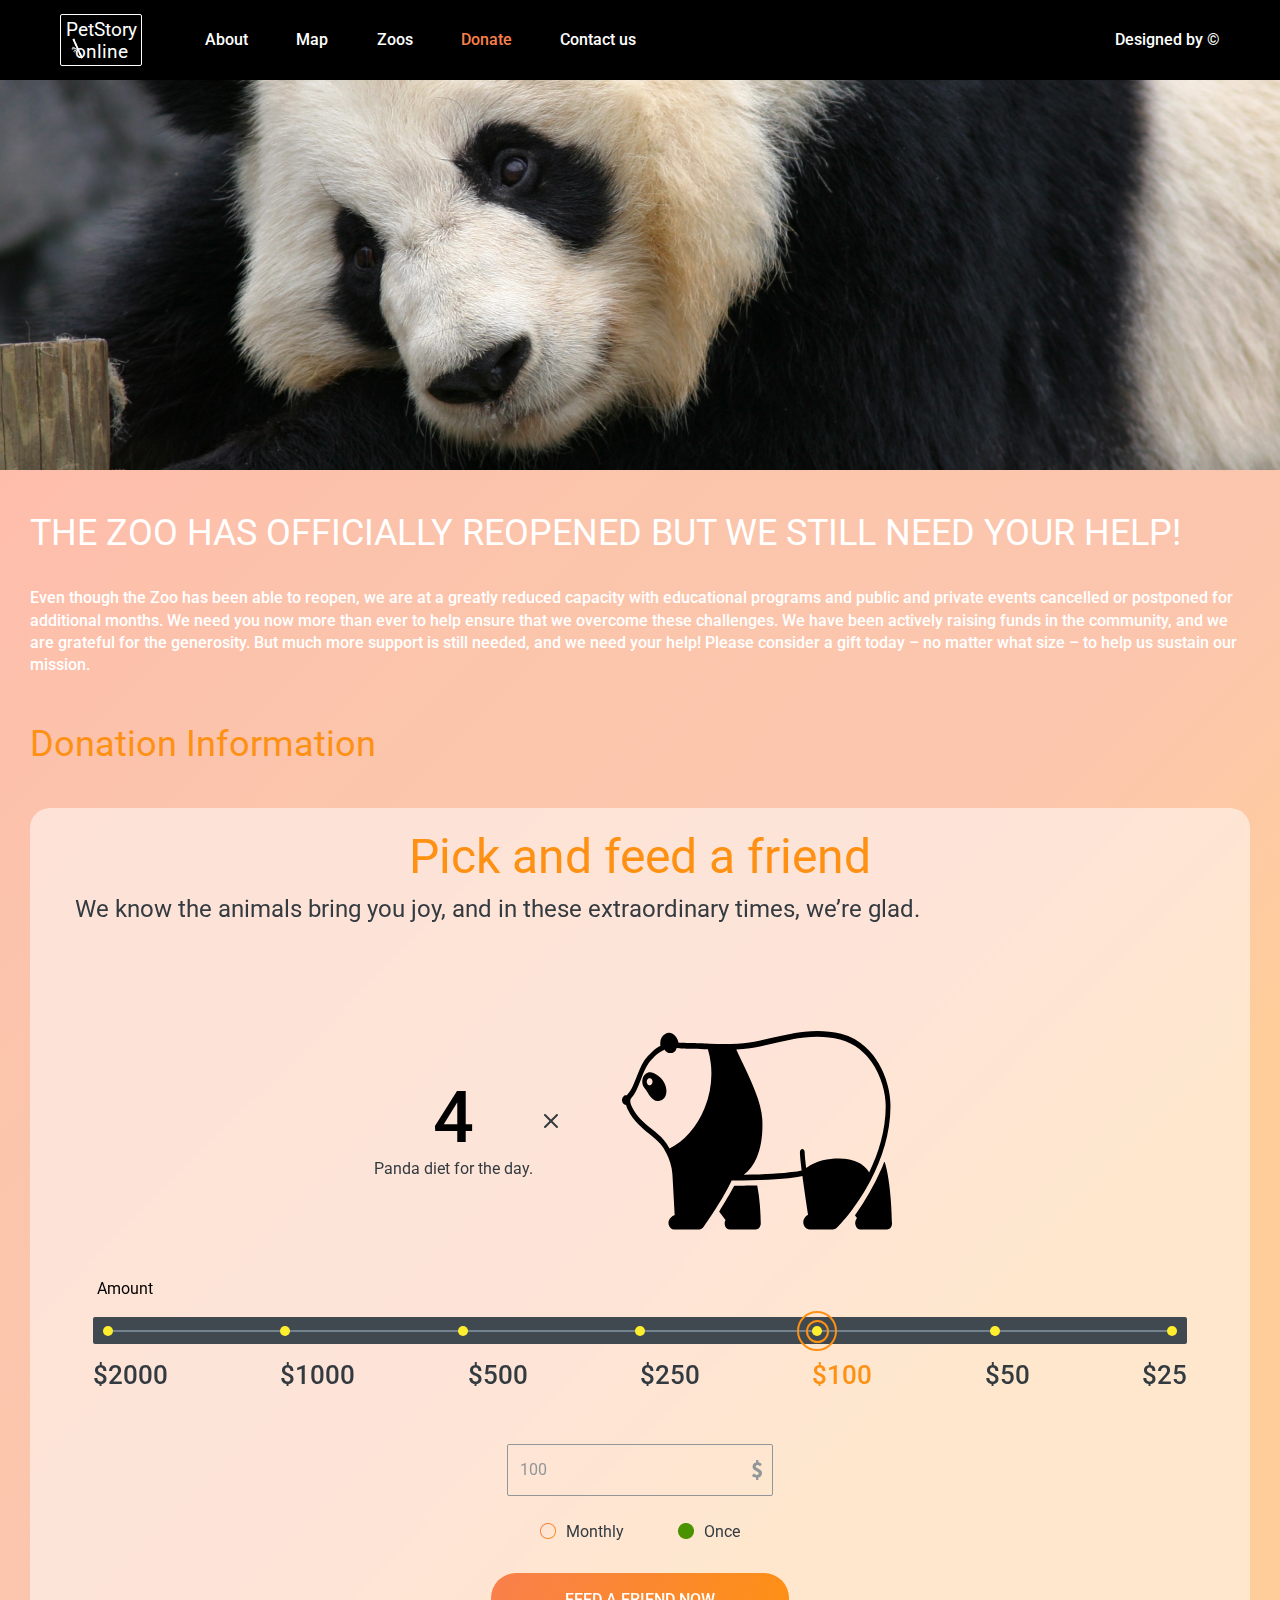
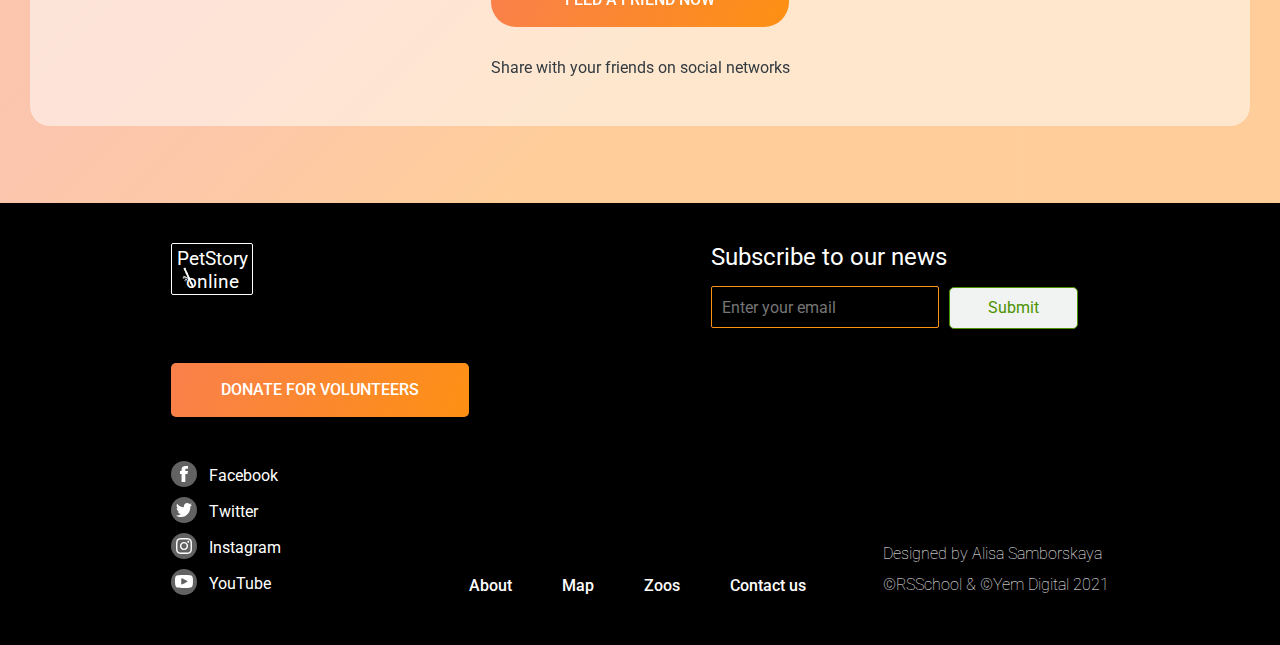
<file: pages/donate/index.html>
<!DOCTYPE html>
<html lang="en">

<head>
  <meta charset="UTF-8">
  <meta http-equiv="X-UA-Compatible" content="IE=edge">
  <meta name="viewport" content="width=device-width, initial-scale=1.0">
  <link rel="icon" href="../../assets/icons/icon-penguin-green.svg" type="image/png" sizes="52x52">
  <link rel="stylesheet" href="../../assets/styles/normalize.css">
  <link rel="stylesheet" href="../../assets/styles/global.css">
  <link rel="stylesheet" href="./style.css">
  <title>Donate</title>
</head>

<body>
  <header>
    <div class="navigation-menu">
      <div class="logo logo-header">
        <img class="logo-image" src="../../assets/icons/bamboo.svg" alt="Bamboo">
        <a class="logo-link" href="../../pages/main/">
          <h1 class="logo-text">PetStory online</h1>
        </a>
      </div>
      <nav class="navigation-top">
        <ul class="navigation-list">
          <li><a class="navigation-link" href="../../pages/main/">About</a></li>
          <li><a class="navigation-link">Map</a></li>
          <li><a class="navigation-link">Zoos</a></li>
          <li><a class="navigation-link link-active">Donate</a></li>
          <li><a class="navigation-link">Contact us</a></li>
        </ul>
      </nav>
      <a class="navigation-link navigation-designed-by"
        href="https://www.figma.com/file/jfEFwkXVj1WRq7sUHDr8os/PetStory-online" target="_blank">Designed by ©</a>
      <div class="burger-icon"></div>
    </div>
  </header>

  <main>
    <div class="dark-background hidden"></div>

    <div class="main-photo-container">
      <picture>
        <source media="(max-width: 620px)" srcset="../../assets/images/giant-panda-small-620.jpg">
        <source media="(max-width: 980px)" srcset="../../assets/images/giant-panda-small-980.jpg">
        <source media="(max-width: 1600px)" srcset="../../assets/images/giant-panda-small-1600.jpg">
        <img class="main-photo" src="../../assets/images/giant-panda-small-1600.jpg" alt="Giant panda">
      </picture>
    </div>

    <section class="section-donate">
      <div class="donate-text-wrapper">
        <h3 class="donate-title">THE ZOO HAS OFFICIALLY REOPENED BUT WE STILL NEED YOUR HELP!</h3>
        <p class="donate-text">Even though the Zoo has been able to reopen, we are at a greatly reduced capacity with
          educational programs and public and private events cancelled or postponed for additional months. We need you
          now more than ever to help ensure that we overcome these challenges. We have been actively raising funds in
          the community, and we are grateful for the generosity. But much more support is still needed, and we need your
          help! Please consider a gift today – no matter what size – to help us sustain our mission.</p>
        <h3 class="donate-info">Donation Information</h3>
      </div>
      <div class="donate-container" id="anchor-donate">
        <h2 class="friend-title">Pick and feed a friend</h2>
        <h4 class="friend-subtitle">We know the animals bring you joy, and in these extraordinary times, we’re glad.
        </h4>
        <div class="animal-count-container">
          <div class="animal-count-wrapper">
            <p class="animal-count-number">4</p>
            <p class="animal-count-text">Panda diet for the day.</p>
          </div>
          <img class="x-icon" src="../../assets/icons/x-icon.svg" alt="X">
          <img class="widget-animal" src="../../assets/icons/widget-panda.svg" alt="Animal (widget)">
        </div>
        <div class="donate-line-form">
          <p class="text-amount">Amount</p>
          <div class="donate-line">
            <div class="donate-line-internal">
              <div class="donate-circle hidden-w1440"></div>
              <div class="donate-circle hidden-w980"></div>
              <div class="donate-circle hidden-w980"></div>
              <div class="donate-circle"></div>
              <div class="donate-circle"></div>
              <div class="donate-circle circle-active"></div>
              <div class="donate-circle"></div>
              <div class="donate-circle"></div>
            </div>
          </div>
          <div class="donate-money">
            <div class="donate-amount hidden-w1440">$5000</div>
            <div class="donate-amount hidden-w980">$2000</div>
            <div class="donate-amount hidden-w980">$1000</div>
            <div class="donate-amount">$500</div>
            <div class="donate-amount">$250</div>
            <div class="donate-amount amount-active">$100</div>
            <div class="donate-amount">$50</div>
            <div class="donate-amount">$25</div>
          </div>
        </div>
        <form class="form-donate">
          <div class="another-amount-wrapper">
            <input class="another-amount" type="number" value="100" min="0" max="9999" placeholder="Another amount"
              onkeypress="limitKeypress(event,this.value,4)">
            <img class="icon-dollar" src="../../assets/icons/icon-dollar.svg" alt="Dollar">
          </div>
          <div class="donate-period">
            <span class="form-radio">
              <input id="radio-monthly" type="radio" name="radio" value="monthly">
              <label for="radio-monthly">Monthly</label>
            </span>
            <span class="form-radio">
              <input id="radio-once" type="radio" name="radio" value="once" checked>
              <label for="radio-once">Once</label>
            </span>
          </div>
          <button class="rounded-button donate-button">Feed a friend now</button>
          <p class="text-body">Share with your friends on social networks</p>
        </form>
      </div>
    </section>
  </main>

  <footer>
    <div class="footer-grid">
      <div class="footer-left">
        <div class="logo logo-footer">
          <img class="logo-image" src="../../assets/icons/bamboo.svg" alt="">
          <a class="logo-link" href="../../pages/main/">
            <h1 class="logo-text">PetStory online</h1>
          </a>
        </div>
        <form action="../donate/#anchor-donate">
          <button class="quadro-button footer-button">Donate for volunteers</button>
        </form>
        <div class="social-list">
          <a class="social-item" href="https://www.facebook.com" target="_blank">
            <img class="social-icon" src="../../assets/icons/social-facebook.svg" alt="Facebook">
            <p class="social-text">Facebook</p>
          </a>
          <a class="social-item" href="https://twitter.com" target="_blank">
            <img class="social-icon" src="../../assets/icons/social-twitter.svg" alt="Twitter">
            <p class="social-text">Twitter</p>
          </a>
          <a class="social-item" href="https://www.instagram.com" target="_blank">
            <img class="social-icon" src="../../assets/icons/social-instagram.svg" alt="Instagram">
            <p class="social-text">Instagram</p>
          </a>
          <a class="social-item" href="https://www.youtube.com" target="_blank">
            <img class="social-icon" src="../../assets/icons/social-youtube.svg" alt="YouTube">
            <p class="social-text">YouTube</p>
          </a>
        </div>
      </div>
      <div class="footer-center">
        <nav class="navigation-bottom">
          <ul class="navigation-list">
            <li><a class="navigation-link" href="../../pages/main/">About</a></li>
            <li><a class="navigation-link">Map</a></li>
            <li><a class="navigation-link">Zoos</a></li>
            <li><a class="navigation-link">Contact us</a></li>
          </ul>
        </nav>
      </div>
      <div class="footer-right">
        <div class="social-icons">
          <a class="social-item" href="https://www.facebook.com" target="_blank">
            <img class="social-icon" src="../../assets/icons/social-facebook.svg" alt="Facebook">
          </a>
          <a class="social-item" href="https://twitter.com" target="_blank">
            <img class="social-icon" src="../../assets/icons/social-twitter.svg" alt="Twitter">
          </a>
          <a class="social-item" href="https://www.instagram.com" target="_blank">
            <img class="social-icon" src="../../assets/icons/social-instagram.svg" alt="Instagram">
          </a>
          <a class="social-item" href="https://www.youtube.com" target="_blank">
            <img class="social-icon" src="../../assets/icons/social-youtube.svg" alt="YouTube">
          </a>
        </div>
        <form class="subscription">
          <p class="subscribe-title">Subscribe to our news</p>
          <input class="input-email" type="email" placeholder="Enter your email" required><input class="input-submit"
            type="submit" value="Submit">
        </form>
        <div class="designed-by">
          <div class="designed-by-wrapper">
            <p class="designed-by-text">Designed by Alisa Samborskaya</p>
            <p class="designed-by-text">©RSSchool & ©Yem Digital 2021</p>
          </div>
        </div>
      </div>
    </div>

    <div class="footer-small">
      <div class="logo logo-footer">
        <img class="logo-image" src="../../assets/icons/bamboo.svg" alt="">
        <a class="logo-link" href="../../pages/main/">
          <h1 class="logo-text">PetStory online</h1>
        </a>
      </div>
      <div class="social-icons">
        <a class="social-item" href="https://www.facebook.com" target="_blank">
          <img class="social-icon" src="../../assets/icons/social-facebook.svg" alt="Facebook">
        </a>
        <a class="social-item" href="https://twitter.com" target="_blank">
          <img class="social-icon" src="../../assets/icons/social-twitter.svg" alt="Twitter">
        </a>
        <a class="social-item" href="https://www.instagram.com" target="_blank">
          <img class="social-icon" src="../../assets/icons/social-instagram.svg" alt="Instagram">
        </a>
        <a class="social-item" href="https://www.youtube.com" target="_blank">
          <img class="social-icon" src="../../assets/icons/social-youtube.svg" alt="YouTube">
        </a>
      </div>
      <form action="../donate/#anchor-donate">
        <button class="quadro-button footer-button">Donate for volunteers</button>
      </form>
      <div class="designed-by">
        <div class="designed-by-wrapper">
          <p class="designed-by-text">Designed by Alisa Samborskaya</p>
          <p class="designed-by-text">©RSSchool & ©Yem Digital 2021</p>
        </div>
      </div>
      <nav class="navigation-bottom">
        <ul class="navigation-list">
          <li><a class="navigation-link" href="../../pages/main/">About</a></li>
          <li><a class="navigation-link">Map</a></li>
          <li><a class="navigation-link">Zoos</a></li>
          <li><a class="navigation-link">Contact us</a></li>
        </ul>
      </nav>
    </div>
  </footer>

  <script src="../../assets/modules/global.js"></script>
  <script src="script.js"></script>
</body>

</html>
</file>
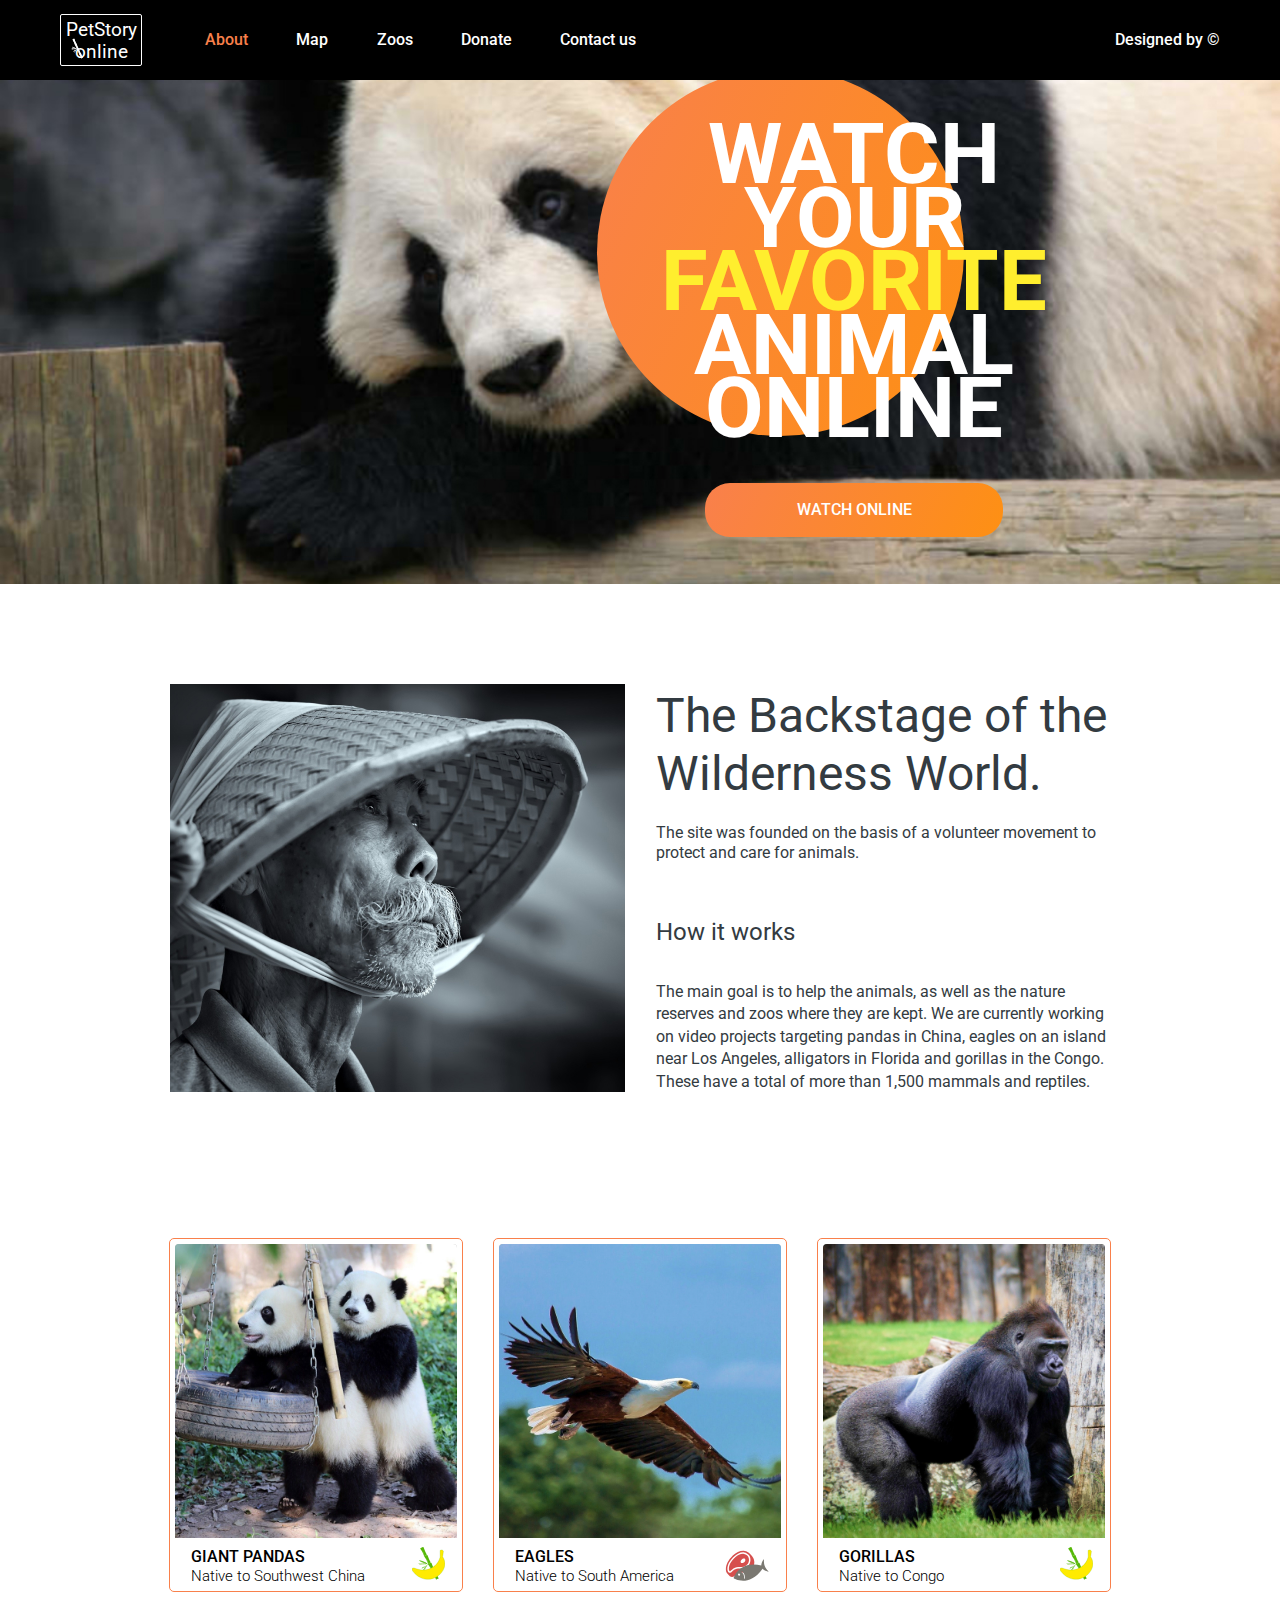
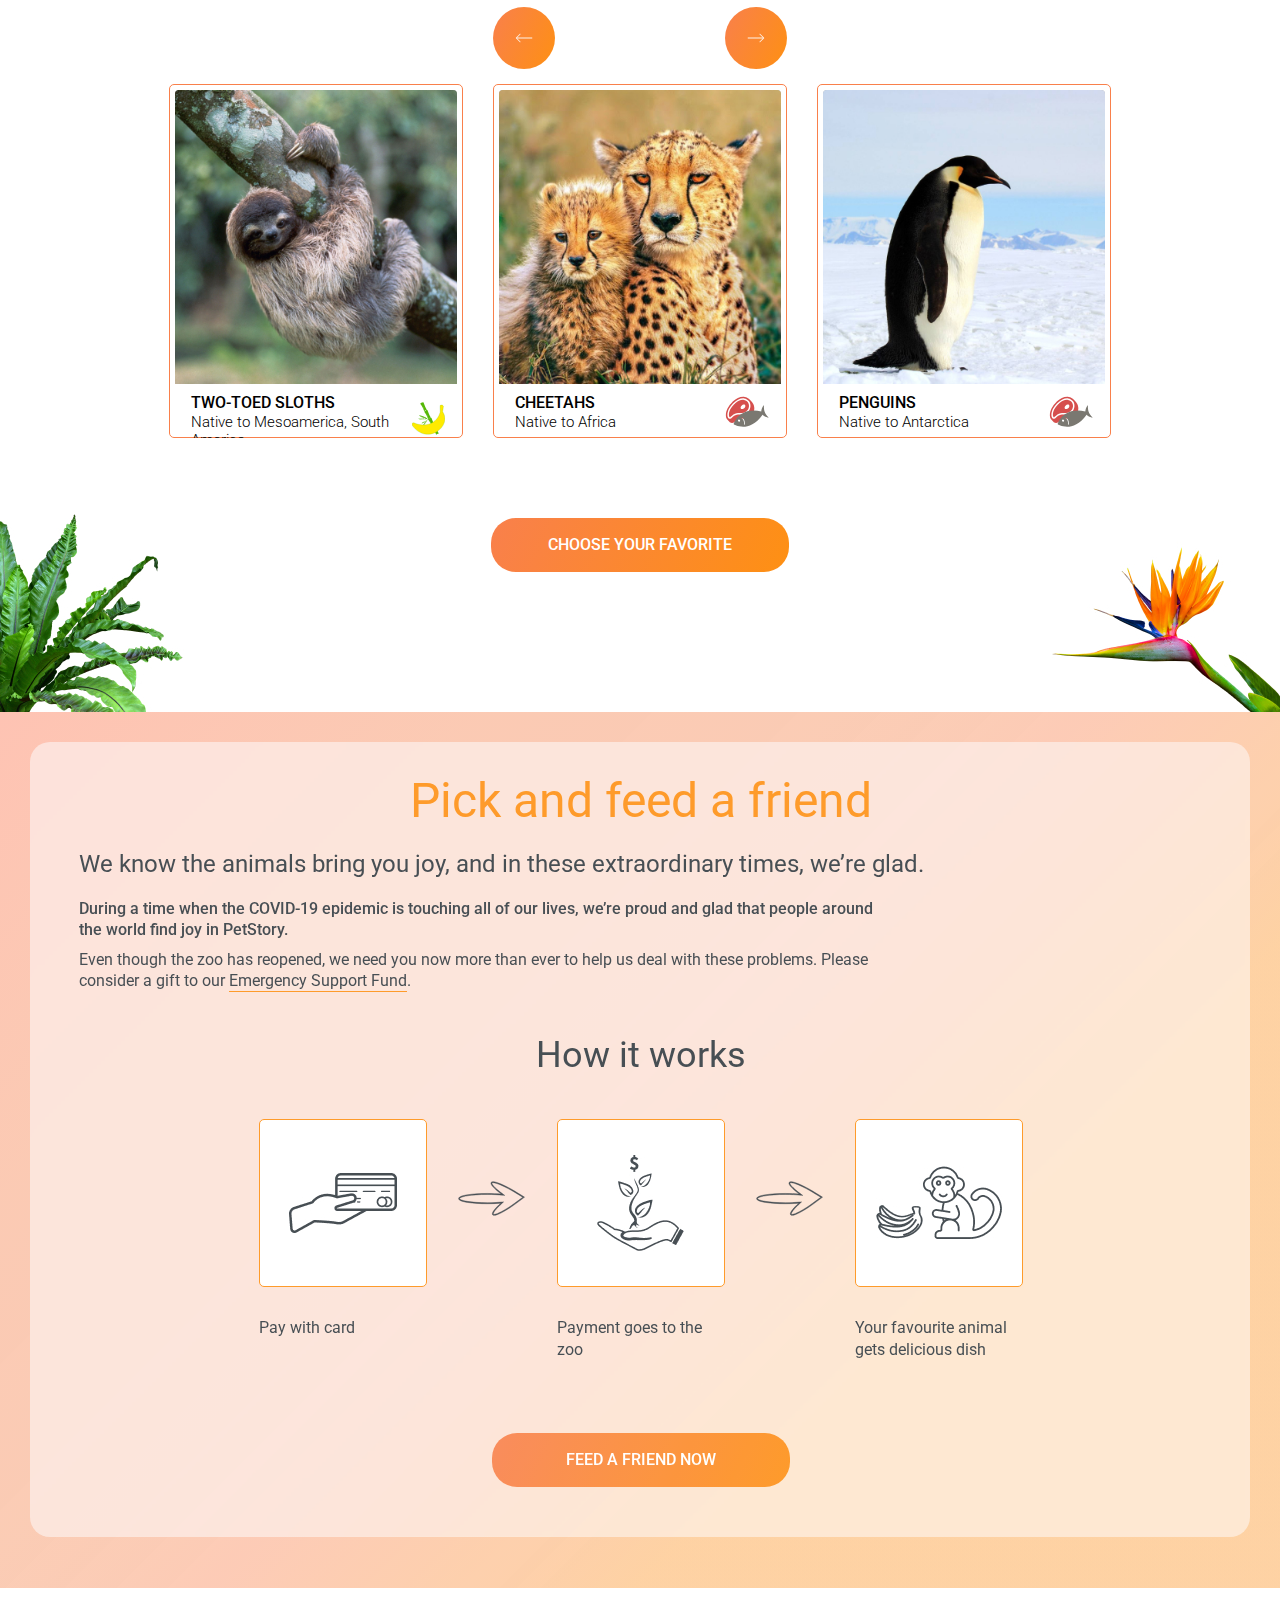
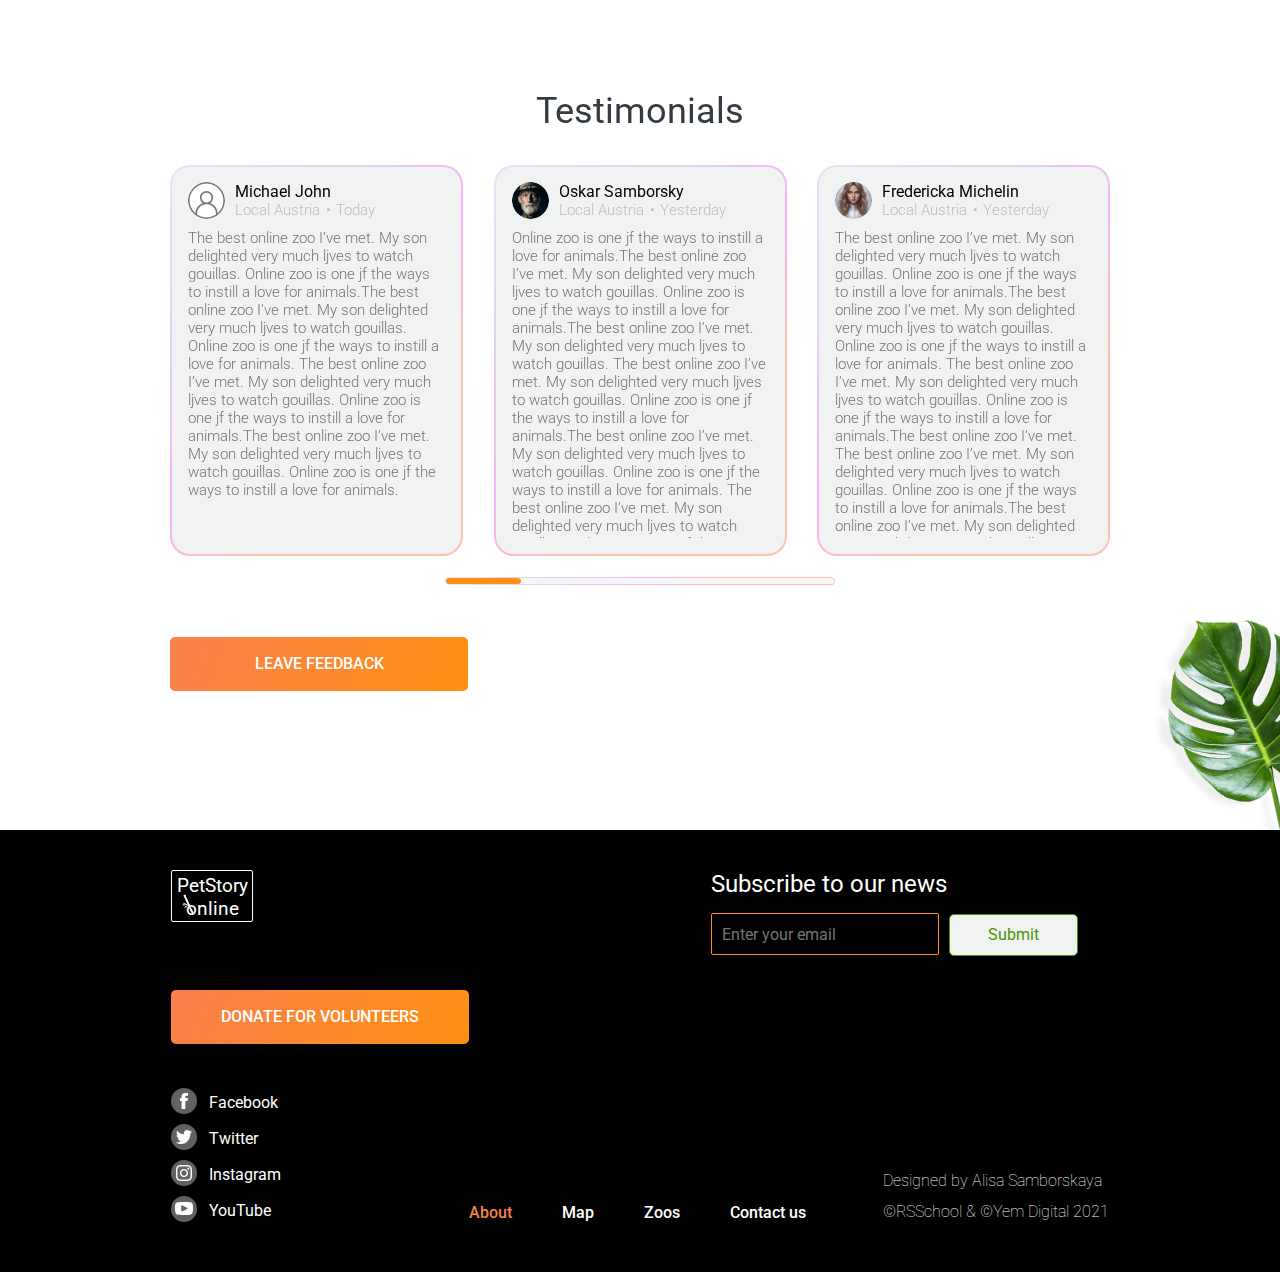
<file: pages/main/index.html>
<!DOCTYPE html>
<html lang="en">

<head>
  <meta charset="UTF-8">
  <meta http-equiv="X-UA-Compatible" content="IE=edge">
  <meta name="viewport" content="width=device-width, initial-scale=1.0">
  <link rel="icon" href="../../assets/icons/icon-penguin-green.svg" type="image/png" sizes="52x52">
  <link rel="stylesheet" href="../../assets/styles/normalize.css">
  <link rel="stylesheet" href="../../assets/styles/global.css">
  <link rel="stylesheet" href="./style.css">
  <title>PetStory online</title>
</head>

<body>
  <header>
    <div class="navigation-menu">
      <div class="logo logo-header">
        <img class="logo-image" src="../../assets/icons/bamboo.svg" alt="Bamboo">
        <a class="logo-link" href="#">
          <h1 class="logo-text">PetStory online</h1>
        </a>
      </div>
      <nav class="navigation-top">
        <ul class="navigation-list">
          <li><a class="navigation-link link-active">About</a></li>
          <li><a class="navigation-link">Map</a></li>
          <li><a class="navigation-link">Zoos</a></li>
          <li><a class="navigation-link" href="../donate/">Donate</a></li>
          <li><a class="navigation-link">Contact us</a></li>
        </ul>
      </nav>
      <a class="navigation-link navigation-designed-by"
        href="https://www.figma.com/file/jfEFwkXVj1WRq7sUHDr8os/PetStory-online" target="_blank">Designed by ©</a>
      <div class="burger-icon"></div>
    </div>
  </header>

  <main>
    <div class="dark-background hidden"></div>

    <section class="section-title">
      <div class="title-elipse"></div>
      <div class="title-container">
        <div class="title-text">Watch</div>
        <div class="title-text">your</div>
        <div class="title-text text-yellow">favorite</div>
        <div class="title-text">animal</div>
        <div class="title-text">online</div>
      </div>
      <button class="rounded-button title-button">Watch online</button>
    </section>

    <section class="section-backstage">
      <article class="backstage-container">
        <picture class="bamboo-cap">
          <source media="(max-width: 1280px)" srcset="../../assets/images/bamboo-cap-1280.jpg">
          <source media="(max-width: 1600px)" srcset="../../assets/images/bamboo-cap-1600.jpg">
          <img src="../../assets/images/bamboo-cap-1600.jpg" alt="Bamboo cap">
        </picture>
        <div class="backstage-text-wrapper">
          <h2>The Backstage of the Wilderness World.</h2>
          <p class="backstage-text-first">The site was founded on the basis of a volunteer movement to protect and care
            for animals.</p>
          <h4>How it works</h4>
          <p class="backstage-text-second">The main goal is to help the animals, as well as the nature reserves and zoos
            where they are kept. We are
            currently working on video projects targeting pandas in China, eagles on an island near Los Angeles,
            alligators in Florida and gorillas in the Congo. These have a total of more than 1,500 mammals and reptiles.
          </p>
        </div>
      </article>
      <picture>
        <source media="(max-width: 620px)" srcset="../../assets/images/flowers/flowers-1-620.jpg">
        <source media="(max-width: 980px)" srcset="../../assets/images/flowers/flowers-1-980.jpg">
        <source media="(max-width: 1600px)" srcset="../../assets/images/flowers/flowers-1-1600.jpg">
        <img class="backgroung-flowers-1" src="../../assets/images/flowers/flowers-1-1600.jpg"
          alt="Backgroung flowers 1">
      </picture>
    </section>

    <section class="section-pets">
      <div class="pets-container">
        <button class="round-button button-left">
          <img class="button-arrow-left" src="../../assets/icons/button-arrow-left.svg" alt="Button arrow (left)">
        </button>
        <div class="pets-grid">

          <div class="pets-card-wrapper pets-card-hidden">
            <div class="pets-card">
              <div class="pets-card-photo-container">
                <div class="pets-card-photo-background">
                  <p class="pets-hidden-name">Giant Pandas</p>
                  <p class="pets-hidden-area">Native to Southwest China</p>
                </div>
                <img class="pets-card-photo" src="../../assets/images/pets/pets-card-photo-1.jpg" alt="Giant Pandas">
              </div>
              <div class="pets-card-info">
                <div class="pets-text">
                  <p class="pets-name">Giant Pandas</p>
                  <p class="pets-area">Native to Southwest China</p>
                </div>
                <img class="pets-type" src="../../assets/icons/pets-type-herbivore.svg" alt="Herbivore">
              </div>
            </div>
          </div>

          <div class="pets-card-wrapper">
            <div class="pets-card">
              <div class="pets-card-photo-container">
                <div class="pets-card-photo-background">
                  <p class="pets-hidden-name">Eagles</p>
                  <p class="pets-hidden-area">Native to South America</p>
                </div>
                <img class="pets-card-photo" src="../../assets/images/pets/pets-card-photo-2.jpg" alt="Eagles">
              </div>
              <div class="pets-card-info">
                <div class="pets-text">
                  <p class="pets-name">Eagles</p>
                  <p class="pets-area">Native to South America</p>
                </div>
                <img class="pets-type" src="../../assets/icons/pets-type-predator.svg" alt="Predator">
              </div>
            </div>
          </div>

          <div class="pets-card-wrapper">
            <div class="pets-card">
              <div class="pets-card-photo-container">
                <div class="pets-card-photo-background">
                  <p class="pets-hidden-name">Gorillas</p>
                  <p class="pets-hidden-area">Native to Congo</p>
                </div>
                <img class="pets-card-photo" src="../../assets/images/pets/pets-card-photo-3.jpg" alt="Gorillas">
              </div>
              <div class="pets-card-info">
                <div class="pets-text">
                  <p class="pets-name">Gorillas</p>
                  <p class="pets-area">Native to Congo</p>
                </div>
                <img class="pets-type" src="../../assets/icons/pets-type-herbivore.svg" alt="Herbivore">
              </div>
            </div>
          </div>

          <div class="button-center-container">
            <button class="round-button button-center-left">
              <img class="button-arrow-left" src="../../assets/icons/button-arrow-left.svg" alt="Button arrow (left)">
            </button>
            <button class="round-button button-center-right">
              <img class="button-arrow-right" src="../../assets/icons/button-arrow-right.svg"
                alt="Button arrow (right)">
            </button>
          </div>

          <div class="pets-card-wrapper">
            <div class="pets-card">
              <div class="pets-card-photo-container">
                <div class="pets-card-photo-background">
                  <p class="pets-hidden-name">Two-toed Sloths</p>
                  <p class="pets-hidden-area">Native to Mesoamerica, South America</p>
                </div>
                <img class="pets-card-photo" src="../../assets/images/pets/pets-card-photo-4.jpg" alt="Two-toed Sloth">
              </div>
              <div class="pets-card-info">
                <div class="pets-text">
                  <p class="pets-name">Two-toed Sloths</p>
                  <p class="pets-area">Native to Mesoamerica, South America</p>
                </div>
                <img class="pets-type" src="../../assets/icons/pets-type-herbivore.svg" alt="Herbivore">
              </div>
            </div>
          </div>

          <div class="pets-card-wrapper">
            <div class="pets-card">
              <div class="pets-card-photo-container">
                <div class="pets-card-photo-background">
                  <p class="pets-hidden-name">Cheetahs</p>
                  <p class="pets-hidden-area">Native to Africa</p>
                </div>
                <img class="pets-card-photo" src="../../assets/images/pets/pets-card-photo-5.jpg" alt="Cheetahs">
              </div>
              <div class="pets-card-info">
                <div class="pets-text">
                  <p class="pets-name">Cheetahs</p>
                  <p class="pets-area">Native to Africa</p>
                </div>
                <img class="pets-type" src="../../assets/icons/pets-type-predator.svg" alt="Predator">
              </div>
            </div>
          </div>

          <div class="pets-card-wrapper pets-card-hidden">
            <div class="pets-card">
              <div class="pets-card-photo-container">
                <div class="pets-card-photo-background">
                  <p class="pets-hidden-name">Penguins</p>
                  <p class="pets-hidden-area">Native to Antarctica</p>
                </div>
                <img class="pets-card-photo" src="../../assets/images/pets/pets-card-photo-6.jpg" alt="Penguins">
              </div>
              <div class="pets-card-info">
                <div class="pets-text">
                  <p class="pets-name">Penguins</p>
                  <p class="pets-area">Native to Antarctica</p>
                </div>
                <img class="pets-type" src="../../assets/icons/pets-type-predator.svg" alt="Predator">
              </div>
            </div>
          </div>

        </div>
        <button class="round-button button-right">
          <img class="button-arrow-right" src="../../assets/icons/button-arrow-right.svg" alt="Button arrow (right)">
        </button>
      </div>
      <button class="rounded-button pets-button">Choose your favorite</button>
      <picture>
        <source media="(max-width: 620px)" srcset="../../assets/images/flowers/flowers-2-620.jpg">
        <source media="(max-width: 980px)" srcset="../../assets/images/flowers/flowers-2-980.jpg">
        <source media="(max-width: 1440px)" srcset="../../assets/images/flowers/flowers-2-1440.jpg">
        <source media="(max-width: 1600px)" srcset="../../assets/images/flowers/flowers-2-1600.jpg">
        <img class="backgroung-flowers-2" src="../../assets/images/flowers/flowers-2-1600.jpg"
          alt="Backgroung flowers 2">
      </picture>
      <picture>
        <source media="(max-width: 620px)" srcset="../../assets/images/flowers/flowers-3-620.jpg">
        <source media="(max-width: 980px)" srcset="../../assets/images/flowers/flowers-3-980.jpg">
        <source media="(max-width: 1440px)" srcset="../../assets/images/flowers/flowers-3-1440.jpg">
        <source media="(max-width: 1600px)" srcset="../../assets/images/flowers/flowers-3-1600.jpg">
        <img class="backgroung-flowers-3" src="../../assets/images/flowers/flowers-3-1600.jpg"
          alt="Backgroung flowers 3">
      </picture>
    </section>

    <section class="section-friend">
      <div class="friend-container">
        <h2 class="friend-title">Pick and feed a friend</h2>
        <div class="friend-text-wrapper">
          <h4 class="friend-subtitle">We know the animals bring you joy, and in these extraordinary times, we’re glad.
          </h4>
          <p class="text-bold">During a time when the COVID-19 epidemic is touching all of our lives, we’re proud and
            glad that people around the world find joy in PetStory.</p>
          <p class="text-normal">Even though the zoo has reopened, we need you now more than ever to help us deal with
            these problems. Please consider a gift to our <a class="text-normal link-underline"
              href="../donate/">Emergency Support Fund</a>.</p>
        </div>
        <h3>How it works</h3>
        <div class="payment-container">
          <div class="payment-card">
            <div class="payment-icon-container">
              <img class="payment-icon" src="../../assets/images/payment-card.jpg" alt="Pay with card">
            </div>
            <p class="payment-text">Pay with card</p>
          </div>
          <picture>
            <source media="(max-width: 768px)" srcset="../../assets/icons/payment-arrow-2.svg">
            <source media="(max-width: 1600px)" srcset="../../assets/icons/payment-arrow-1.svg">
            <img class="payment-arrow" src="../../assets/icons/payment-arrow-1.svg" alt="Arrow">
          </picture>
          <div class="payment-card">
            <div class="payment-icon-container">
              <img class="payment-icon" src="../../assets/images/payment-hand.jpg" alt="Payment goes to the zoo">
            </div>
            <p class="payment-text">Payment goes to the zoo</p>
          </div>
          <picture>
            <source media="(max-width: 768px)" srcset="../../assets/icons/payment-arrow-2.svg">
            <source media="(max-width: 1600px)" srcset="../../assets/icons/payment-arrow-1.svg">
            <img class="payment-arrow" src="../../assets/icons/payment-arrow-1.svg" alt="Arrow">
          </picture>
          <div class="payment-card">
            <div class="payment-icon-container">
              <img class="payment-icon" src="../../assets/images/payment-monkey.jpg"
                alt="Your favourite animal gets delicious dish">
            </div>
            <p class="payment-text">Your favourite animal gets delicious dish</p>
          </div>
        </div>
        <form action="../donate/#anchor-donate">
          <button class="rounded-button friend-button">Feed a friend now</button>
        </form>
      </div>
    </section>

    <div class="testimonials-popover hidden">
      <div class="popover-wrapper">
        <img class="x-icon" src="../../assets/icons/x-burger-icon.svg" alt="X-icon">
        <div class="popover-content"></div>
      </div>
    </div>

    <section class="section-testimonials">
      <div class="testimonials-container">
        <h3>Testimonials</h3>
        <div class="testimonials-card-container">

          <div class="testimonials-card-background">
            <div class="testimonials-card">
              <div class="testimonials-card-title">
                <img class="testimonials-card-avatar" src="../../assets/images/avatars/avatar-1.jpg" alt="Avatar">
                <div class="testimonials-card-user-wrapper">
                  <p class="testimonials-card-user-name">Michael John</p>
                  <div class="testimonials-card-info">
                    <span class="testimonials-card-location">Local Austria</span><span
                      class="testimonials-card-dot">•</span><span class="testimonials-card-time">Today</span>
                  </div>
                </div>
              </div>
              <div class="testimonials-card-text">
                The best online zoo I’ve met. My son delighted very much ljves to watch gouillas. Online zoo is one jf
                the ways to instill a love for animals.The best online zoo I’ve met. My son delighted very much ljves to
                watch gouillas. Online zoo is one jf the ways to instill a love for animals.
                The best online zoo I’ve met. My son delighted very much ljves to watch gouillas. Online zoo is one jf
                the ways to instill a love for animals.The best online zoo I’ve met. My son delighted very much ljves to
                watch gouillas. Online zoo is one jf the ways to instill a love for animals.
              </div>
            </div>
          </div>

          <div class="testimonials-card-background">
            <div class="testimonials-card">
              <div class="testimonials-card-title">
                <img class="testimonials-card-avatar" src="../../assets/images/avatars/avatar-2.jpg" alt="Avatar">
                <div class="testimonials-card-user-wrapper">
                  <p class="testimonials-card-user-name">Oskar Samborsky</p>
                  <div class="testimonials-card-info">
                    <span class="testimonials-card-location">Local Austria</span><span
                      class="testimonials-card-dot">•</span><span class="testimonials-card-time">Yesterday</span>
                  </div>
                </div>
              </div>
              <div class="testimonials-card-text">
                Online zoo is one jf the ways to instill a love for animals.The best online zoo I’ve met. My son
                delighted very much ljves to watch gouillas. Online zoo is one jf the ways to instill a love for
                animals.The best online zoo I’ve met. My son delighted very much ljves to watch gouillas.
                The best online zoo I’ve met. My son delighted very much ljves to watch gouillas. Online zoo is one jf
                the ways to instill a love for animals.The best online zoo I’ve met. My son delighted very much ljves to
                watch gouillas. Online zoo is one jf the ways to instill a love for animals.
                The best online zoo I’ve met. My son delighted very much ljves to watch gouillas. Online zoo is one jf
                the ways to instill a love for animals.The best online zoo I’ve met. My son delighted very much ljves to
                watch gouillas. Online zoo is one jf the ways to instill a love for animals.
              </div>
            </div>
          </div>

          <div class="testimonials-card-background">
            <div class="testimonials-card">
              <div class="testimonials-card-title">
                <img class="testimonials-card-avatar" src="../../assets/images/avatars/avatar-3.jpg" alt="Avatar">
                <div class="testimonials-card-user-wrapper">
                  <p class="testimonials-card-user-name">Fredericka Michelin</p>
                  <div class="testimonials-card-info">
                    <span class="testimonials-card-location">Local Austria</span><span
                      class="testimonials-card-dot">•</span><span class="testimonials-card-time">Yesterday</span>
                  </div>
                </div>
              </div>
              <div class="testimonials-card-text">
                The best online zoo I’ve met. My son delighted very much ljves to watch gouillas. Online zoo is one jf
                the ways to instill a love for animals.The best online zoo I’ve met. My son delighted very much ljves to
                watch gouillas. Online zoo is one jf the ways to instill a love for animals.
                The best online zoo I’ve met. My son delighted very much ljves to watch gouillas. Online zoo is one jf
                the ways to instill a love for animals.The best online zoo I’ve met.
                The best online zoo I’ve met. My son delighted very much ljves to watch gouillas. Online zoo is one jf
                the ways to instill a love for animals.The best online zoo I’ve met. My son delighted very much ljves to
                watch gouillas. Online zoo is one jf the ways to instill a love for animals.
              </div>
            </div>
          </div>

          <div class="testimonials-card-background testimonials-card-hidden">
            <div class="testimonials-card">
              <div class="testimonials-card-title">
                <img class="testimonials-card-avatar" src="../../assets/images/avatars/avatar-4.jpg" alt="Avatar">
                <div class="testimonials-card-user-wrapper">
                  <p class="testimonials-card-user-name">Mila Riksha</p>
                  <div class="testimonials-card-info">
                    <span class="testimonials-card-location">Local Austria</span><span
                      class="testimonials-card-dot">•</span><span class="testimonials-card-time">Yesterday</span>
                  </div>
                </div>
              </div>
              <div class="testimonials-card-text">
                My son delighted very much ljves to watch gouillas. Online zoo is one jf the ways to instill a love for
                animals.The best online zoo I’ve met. My son delighted very much ljves to watch gouillas. Online zoo is
                one jf the ways to instill a love for animals.The best online zoo I’ve met. My son delighted very much
                ljves to watch gouillas. Online zoo is one jf the ways to instill a love for animals.The best online zoo
                I’ve met. My son delighted very much ljves to watch gouillas.
                The best online zoo I’ve met. My son delighted very much ljves to watch gouillas. Online zoo is one jf
                the ways to instill a love for animals.The best online zoo I’ve met. My son delighted very much ljves to
                watch gouillas. Online zoo is one jf the ways to instill a love for animals.
              </div>
            </div>
          </div>

          <div class="testimonials-card-background testimonials-card-hidden">
            <div class="testimonials-card">
              <div class="testimonials-card-title">
                <img class="testimonials-card-avatar" src="../../assets/images/avatars/avatar-5.jpg" alt="Avatar">
                <div class="testimonials-card-user-wrapper">
                  <p class="testimonials-card-user-name">Michael John</p>
                  <div class="testimonials-card-info">
                    <span class="testimonials-card-location">Local Austria</span><span
                      class="testimonials-card-dot">•</span><span class="testimonials-card-time">Yesterday</span>
                  </div>
                </div>
              </div>
              <div class="testimonials-card-text">
                The best online zoo I’ve met. My son delighted very much ljves to watch gouillas. Online zoo is one jf
                the ways to instill a love for animals.The best online zoo I’ve met. My son delighted very much ljves to
                watch gouillas. Online zoo is one jf the ways to instill a love for animals.
                The best online zoo I’ve met. My son delighted very much ljves to watch gouillas. Online zoo is one jf
                the ways to instill a love for animals.The best online zoo I’ve met. My son delighted very much ljves to
                watch gouillas. Online zoo is one jf the ways to instill a love for animals.
              </div>
            </div>
          </div>

          <div class="testimonials-card-background testimonials-card-hidden">
            <div class="testimonials-card">
              <div class="testimonials-card-title">
                <img class="testimonials-card-avatar" src="../../assets/images/avatars/avatar-1.jpg" alt="Avatar">
                <div class="testimonials-card-user-wrapper">
                  <p class="testimonials-card-user-name">Michael John</p>
                  <div class="testimonials-card-info">
                    <span class="testimonials-card-location">Local Austria</span><span
                      class="testimonials-card-dot">•</span><span class="testimonials-card-time">Today</span>
                  </div>
                </div>
              </div>
              <div class="testimonials-card-text">
                The best online zoo I’ve met. My son delighted very much ljves to watch gouillas. Online zoo is one jf
                the ways to instill a love for animals.The best online zoo I’ve met. My son delighted very much ljves to
                watch gouillas. Online zoo is one jf the ways to instill a love for animals.
                The best online zoo I’ve met. My son delighted very much ljves to watch gouillas. Online zoo is one jf
                the ways to instill a love for animals.The best online zoo I’ve met. My son delighted very much ljves to
                watch gouillas. Online zoo is one jf the ways to instill a love for animals.
              </div>
            </div>
          </div>

          <div class="testimonials-card-background testimonials-card-hidden">
            <div class="testimonials-card">
              <div class="testimonials-card-title">
                <img class="testimonials-card-avatar" src="../../assets/images/avatars/avatar-2.jpg" alt="Avatar">
                <div class="testimonials-card-user-wrapper">
                  <p class="testimonials-card-user-name">Oskar Samborsky</p>
                  <div class="testimonials-card-info">
                    <span class="testimonials-card-location">Local Austria</span><span
                      class="testimonials-card-dot">•</span><span class="testimonials-card-time">Yesterday</span>
                  </div>
                </div>
              </div>
              <div class="testimonials-card-text">
                Online zoo is one jf the ways to instill a love for animals.The best online zoo I’ve met. My son
                delighted very much ljves to watch gouillas. Online zoo is one jf the ways to instill a love for
                animals.The best online zoo I’ve met. My son delighted very much ljves to watch gouillas.
                The best online zoo I’ve met. My son delighted very much ljves to watch gouillas. Online zoo is one jf
                the ways to instill a love for animals.The best online zoo I’ve met. My son delighted very much ljves to
                watch gouillas. Online zoo is one jf the ways to instill a love for animals.
                The best online zoo I’ve met. My son delighted very much ljves to watch gouillas. Online zoo is one jf
                the ways to instill a love for animals.The best online zoo I’ve met. My son delighted very much ljves to
                watch gouillas. Online zoo is one jf the ways to instill a love for animals.
              </div>
            </div>
          </div>

          <div class="testimonials-card-background testimonials-card-hidden">
            <div class="testimonials-card">
              <div class="testimonials-card-title">
                <img class="testimonials-card-avatar" src="../../assets/images/avatars/avatar-3.jpg" alt="Avatar">
                <div class="testimonials-card-user-wrapper">
                  <p class="testimonials-card-user-name">Fredericka Michelin</p>
                  <div class="testimonials-card-info">
                    <span class="testimonials-card-location">Local Austria</span><span
                      class="testimonials-card-dot">•</span><span class="testimonials-card-time">Yesterday</span>
                  </div>
                </div>
              </div>
              <div class="testimonials-card-text">
                The best online zoo I’ve met. My son delighted very much ljves to watch gouillas. Online zoo is one jf
                the ways to instill a love for animals.The best online zoo I’ve met. My son delighted very much ljves to
                watch gouillas. Online zoo is one jf the ways to instill a love for animals.
                The best online zoo I’ve met. My son delighted very much ljves to watch gouillas. Online zoo is one jf
                the ways to instill a love for animals.The best online zoo I’ve met.
                The best online zoo I’ve met. My son delighted very much ljves to watch gouillas. Online zoo is one jf
                the ways to instill a love for animals.The best online zoo I’ve met. My son delighted very much ljves to
                watch gouillas. Online zoo is one jf the ways to instill a love for animals.
              </div>
            </div>
          </div>

          <div class="testimonials-card-background testimonials-card-hidden">
            <div class="testimonials-card">
              <div class="testimonials-card-title">
                <img class="testimonials-card-avatar" src="../../assets/images/avatars/avatar-4.jpg" alt="Avatar">
                <div class="testimonials-card-user-wrapper">
                  <p class="testimonials-card-user-name">Mila Riksha</p>
                  <div class="testimonials-card-info">
                    <span class="testimonials-card-location">Local Austria</span><span
                      class="testimonials-card-dot">•</span><span class="testimonials-card-time">Yesterday</span>
                  </div>
                </div>
              </div>
              <div class="testimonials-card-text">
                My son delighted very much ljves to watch gouillas. Online zoo is one jf the ways to instill a love for
                animals.The best online zoo I’ve met. My son delighted very much ljves to watch gouillas. Online zoo is
                one jf the ways to instill a love for animals.The best online zoo I’ve met. My son delighted very much
                ljves to watch gouillas. Online zoo is one jf the ways to instill a love for animals.The best online zoo
                I’ve met. My son delighted very much ljves to watch gouillas.
                The best online zoo I’ve met. My son delighted very much ljves to watch gouillas. Online zoo is one jf
                the ways to instill a love for animals.The best online zoo I’ve met. My son delighted very much ljves to
                watch gouillas. Online zoo is one jf the ways to instill a love for animals.
              </div>
            </div>
          </div>

          <div class="testimonials-card-background testimonials-card-hidden">
            <div class="testimonials-card">
              <div class="testimonials-card-title">
                <img class="testimonials-card-avatar" src="../../assets/images/avatars/avatar-5.jpg" alt="Avatar">
                <div class="testimonials-card-user-wrapper">
                  <p class="testimonials-card-user-name">Michael John</p>
                  <div class="testimonials-card-info">
                    <span class="testimonials-card-location">Local Austria</span><span
                      class="testimonials-card-dot">•</span><span class="testimonials-card-time">Yesterday</span>
                  </div>
                </div>
              </div>
              <div class="testimonials-card-text">
                The best online zoo I’ve met. My son delighted very much ljves to watch gouillas. Online zoo is one jf
                the ways to instill a love for animals.The best online zoo I’ve met. My son delighted very much ljves to
                watch gouillas. Online zoo is one jf the ways to instill a love for animals.
                The best online zoo I’ve met. My son delighted very much ljves to watch gouillas. Online zoo is one jf
                the ways to instill a love for animals.The best online zoo I’ve met. My son delighted very much ljves to
                watch gouillas. Online zoo is one jf the ways to instill a love for animals.
              </div>
            </div>
          </div>

          <div class="testimonials-card-background testimonials-card-hidden">
            <div class="testimonials-card">
              <div class="testimonials-card-title">
                <img class="testimonials-card-avatar" src="../../assets/images/avatars/avatar-1.jpg" alt="Avatar">
                <div class="testimonials-card-user-wrapper">
                  <p class="testimonials-card-user-name">Michael John</p>
                  <div class="testimonials-card-info">
                    <span class="testimonials-card-location">Local Austria</span><span
                      class="testimonials-card-dot">•</span><span class="testimonials-card-time">Today</span>
                  </div>
                </div>
              </div>
              <div class="testimonials-card-text">
                The best online zoo I’ve met. My son delighted very much ljves to watch gouillas. Online zoo is one jf
                the ways to instill a love for animals.The best online zoo I’ve met. My son delighted very much ljves to
                watch gouillas. Online zoo is one jf the ways to instill a love for animals.
                The best online zoo I’ve met. My son delighted very much ljves to watch gouillas. Online zoo is one jf
                the ways to instill a love for animals.The best online zoo I’ve met. My son delighted very much ljves to
                watch gouillas. Online zoo is one jf the ways to instill a love for animals.
              </div>
            </div>
          </div>

          <div class="testimonials-card-background testimonials-card-hidden">
            <div class="testimonials-card">
              <div class="testimonials-card-title">
                <img class="testimonials-card-avatar" src="../../assets/images/avatars/avatar-2.jpg" alt="Avatar">
                <div class="testimonials-card-user-wrapper">
                  <p class="testimonials-card-user-name">Oskar Samborsky</p>
                  <div class="testimonials-card-info">
                    <span class="testimonials-card-location">Local Austria</span><span
                      class="testimonials-card-dot">•</span><span class="testimonials-card-time">Yesterday</span>
                  </div>
                </div>
              </div>
              <div class="testimonials-card-text">
                Online zoo is one jf the ways to instill a love for animals.The best online zoo I’ve met. My son
                delighted very much ljves to watch gouillas. Online zoo is one jf the ways to instill a love for
                animals.The best online zoo I’ve met. My son delighted very much ljves to watch gouillas.
                The best online zoo I’ve met. My son delighted very much ljves to watch gouillas. Online zoo is one jf
                the ways to instill a love for animals.The best online zoo I’ve met. My son delighted very much ljves to
                watch gouillas. Online zoo is one jf the ways to instill a love for animals.
                The best online zoo I’ve met. My son delighted very much ljves to watch gouillas. Online zoo is one jf
                the ways to instill a love for animals.The best online zoo I’ve met. My son delighted very much ljves to
                watch gouillas. Online zoo is one jf the ways to instill a love for animals.
              </div>
            </div>
          </div>
        </div>

        <div class="testimonials-range">
          <input type="range" min="0" max="7" value="0" step="1">
        </div>
        <button class="quadro-button testimonials-button">Leave feedback</button>
      </div>
      <picture>
        <source media="(max-width: 620px)" srcset="../../assets/images/flowers/flowers-4-620.jpg">
        <source media="(max-width: 980px)" srcset="../../assets/images/flowers/flowers-4-980.jpg">
        <source media="(max-width: 1440px)" srcset="../../assets/images/flowers/flowers-4-1440.jpg">
        <source media="(max-width: 1600px)" srcset="../../assets/images/flowers/flowers-4-1600.jpg">
        <img class="backgroung-flowers-4" src="../../assets/images/flowers/flowers-4-1600.jpg"
          alt="Backgroung flowers 4">
      </picture>
    </section>
  </main>

  <footer>
    <div class="footer-grid">
      <div class="footer-left">
        <div class="logo logo-footer">
          <img class="logo-image" src="../../assets/icons/bamboo.svg" alt="">
          <a class="logo-link" href="#">
            <h1 class="logo-text">PetStory online</h1>
          </a>
        </div>
        <form action="../donate/#anchor-donate">
          <button class="quadro-button footer-button">Donate for volunteers</button>
        </form>
        <div class="social-list">
          <a class="social-item" href="https://www.facebook.com" target="_blank">
            <img class="social-icon" src="../../assets/icons/social-facebook.svg" alt="Facebook">
            <p class="social-text">Facebook</p>
          </a>
          <a class="social-item" href="https://twitter.com" target="_blank">
            <img class="social-icon" src="../../assets/icons/social-twitter.svg" alt="Twitter">
            <p class="social-text">Twitter</p>
          </a>
          <a class="social-item" href="https://www.instagram.com" target="_blank">
            <img class="social-icon" src="../../assets/icons/social-instagram.svg" alt="Instagram">
            <p class="social-text">Instagram</p>
          </a>
          <a class="social-item" href="https://www.youtube.com" target="_blank">
            <img class="social-icon" src="../../assets/icons/social-youtube.svg" alt="YouTube">
            <p class="social-text">YouTube</p>
          </a>
        </div>
      </div>
      <div class="footer-center">
        <nav class="navigation-bottom">
          <ul class="navigation-list">
            <li><a class="navigation-link link-active">About</a></li>
            <li><a class="navigation-link">Map</a></li>
            <li><a class="navigation-link">Zoos</a></li>
            <li><a class="navigation-link">Contact us</a></li>
          </ul>
        </nav>
      </div>
      <div class="footer-right">
        <div class="social-icons">
          <a class="social-item" href="https://www.facebook.com" target="_blank">
            <img class="social-icon" src="../../assets/icons/social-facebook.svg" alt="Facebook">
          </a>
          <a class="social-item" href="https://twitter.com" target="_blank">
            <img class="social-icon" src="../../assets/icons/social-twitter.svg" alt="Twitter">
          </a>
          <a class="social-item" href="https://www.instagram.com" target="_blank">
            <img class="social-icon" src="../../assets/icons/social-instagram.svg" alt="Instagram">
          </a>
          <a class="social-item" href="https://www.youtube.com" target="_blank">
            <img class="social-icon" src="../../assets/icons/social-youtube.svg" alt="YouTube">
          </a>
        </div>
        <form class="subscription">
          <p class="subscribe-title">Subscribe to our news</p>
          <input class="input-email" type="email" placeholder="Enter your email" required><input class="input-submit"
            type="submit" value="Submit">
        </form>
        <div class="designed-by">
          <div class="designed-by-wrapper">
            <p class="designed-by-text">Designed by Alisa Samborskaya</p>
            <p class="designed-by-text">©RSSchool & ©Yem Digital 2021</p>
          </div>
        </div>
      </div>
    </div>

    <div class="footer-small">
      <div class="logo logo-footer">
        <img class="logo-image" src="../../assets/icons/bamboo.svg" alt="">
        <a class="logo-link" href="#">
          <h1 class="logo-text">PetStory online</h1>
        </a>
      </div>
      <div class="social-icons">
        <a class="social-item" href="https://www.facebook.com" target="_blank">
          <img class="social-icon" src="../../assets/icons/social-facebook.svg" alt="Facebook">
        </a>
        <a class="social-item" href="https://twitter.com" target="_blank">
          <img class="social-icon" src="../../assets/icons/social-twitter.svg" alt="Twitter">
        </a>
        <a class="social-item" href="https://www.instagram.com" target="_blank">
          <img class="social-icon" src="../../assets/icons/social-instagram.svg" alt="Instagram">
        </a>
        <a class="social-item" href="https://www.youtube.com" target="_blank">
          <img class="social-icon" src="../../assets/icons/social-youtube.svg" alt="YouTube">
        </a>
      </div>
      <form action="../donate/#anchor-donate">
        <button class="quadro-button footer-button">Donate for volunteers</button>
      </form>
      <div class="designed-by">
        <div class="designed-by-wrapper">
          <p class="designed-by-text">Designed by Alisa Samborskaya</p>
          <p class="designed-by-text">©RSSchool & ©Yem Digital 2021</p>
        </div>
      </div>
      <nav class="navigation-bottom">
        <ul class="navigation-list">
          <li><a class="navigation-link link-active">About</a></li>
          <li><a class="navigation-link">Map</a></li>
          <li><a class="navigation-link">Zoos</a></li>
          <li><a class="navigation-link">Contact us</a></li>
        </ul>
      </nav>
    </div>
  </footer>

  <script src="../../assets/modules/global.js"></script>
  <script type="module" src="script.js"></script>
</body>

</html>
</file>
<file: assets/styles/global.css>
@import url("https://fonts.googleapis.com/css2?family=Roboto:ital,wght@0,100;0,300;0,400;0,500;0,700;0,900;1,100;1,300;1,400;1,500;1,700;1,900&display=swap");
html {
  scroll-behavior: smooth;
  background-color: #E5E5E5;
}

body {
  position: relative;
  max-width: 1600px;
  margin: 0 auto 0;
  font-family: "Roboto", Verdana, sans-serif;
  font-style: normal;
  background-color: white;
  box-shadow: 0 0 15px rgba(0, 0, 0, 0.5);
}

.no-display {
  display: none;
}

.no-scroll {
  overflow: hidden;
}

.hidden {
  visibility: hidden;
}

@media screen and (max-width: 1440px) {
  .hidden-w1440 {
    display: none;
  }
}

@media screen and (max-width: 980px) {
  .hidden-w980 {
    display: none;
  }
}

header {
  position: absolute;
  top: 0px;
  left: 0px;
  z-index: 11;
  width: 100%;
  background: #000000;
  transition: all 0.5s linear;
}
@media screen and (max-width: 980px) {
  header {
    position: fixed;
  }
}

.logo {
  position: relative;
  display: block;
  box-sizing: border-box;
  width: 82px;
  height: 52px;
  padding: 3.55px 4.75px;
  border: 1px solid #FFFFFF;
  border-radius: 2px;
}

.logo-header {
  margin: 14px 0;
}
@media screen and (max-width: 980px) {
  .logo-header {
    width: 47px;
    height: 29px;
    margin: 2.5px 0;
    padding: 0;
    border: none;
  }
}

@media screen and (max-width: 620px) {
  .logo-footer {
    width: 47px;
    height: 29px;
    padding: 0;
    border: none;
  }
}

.logo-image {
  position: absolute;
  left: 10px;
  bottom: 6px;
}

@media screen and (max-width: 980px) {
  .logo-header .logo-image {
    left: 4px;
    bottom: 3px;
    width: 7.5px;
    height: 14px;
  }
}

@media screen and (max-width: 620px) {
  .logo-footer .logo-image {
    left: 73px;
    bottom: 11px;
  }
}

.logo-link {
  text-decoration: none;
}
.logo-link:hover {
  cursor: pointer;
}

.logo-text {
  margin: 0;
  font-weight: 400;
  font-size: 19px;
  line-height: 120%;
  text-align: center;
  color: #FFFFFF;
}

@media screen and (max-width: 980px) {
  .logo-header .logo-text {
    font-size: 12px;
  }
}

.burger-icon {
  display: none;
  width: 18px;
  height: 10px;
  background-image: url("../../assets/icons/burger-menu.svg");
}
.burger-icon:hover {
  cursor: pointer;
}
@media screen and (max-width: 980px) {
  .burger-icon {
    display: block;
  }
}

.slide-top {
  transform: translate(0, -100%);
}

.navigation-menu {
  display: flex;
  justify-content: space-between;
  align-items: center;
  max-width: 1160px;
  margin: 0 auto;
}
@media screen and (max-width: 1440px) {
  .navigation-menu {
    padding: 0 30px;
  }
}
@media screen and (max-width: 980px) {
  .navigation-menu {
    padding: 0 20px;
  }
}
@media screen and (max-width: 620px) {
  .navigation-menu {
    padding: 0 10px;
  }
}

.burger-menu {
  flex-direction: column;
  align-items: flex-start;
  box-sizing: border-box;
  width: 100%;
  padding: 10px 10px 25px;
  background: #FFFFFF;
}
.burger-menu .logo-text {
  font-size: 15px;
  color: #FE9013;
}
.burger-menu .logo-header {
  width: 66px;
  height: 42px;
  padding: 2.85px 3.8px;
  border: 0.8px solid #FE9013;
}
.burger-menu .navigation-top {
  display: block;
  margin: 30px 0 0;
}
.burger-menu .navigation-list {
  flex-direction: column;
  align-items: flex-start;
  margin: 0;
}
.burger-menu .navigation-link {
  display: block;
  margin: 0 0 15px;
  font-size: 1em;
  font-weight: 400;
  line-height: 140%;
  color: #333B41;
}
.burger-menu .link-active {
  color: #F9804B;
}
.burger-menu .navigation-designed-by {
  margin: 0;
}
.burger-menu .burger-icon {
  position: absolute;
  top: 0;
  right: 0;
  width: 14px;
  height: 14px;
  margin: 10px;
  background-image: url("../../assets/icons/x-burger-icon.svg");
}

.navigation-top {
  flex-grow: 1;
  margin: 0 0 0 63px;
}
@media screen and (max-width: 980px) {
  .navigation-top {
    display: none;
  }
}

.navigation-list {
  display: flex;
  align-items: center;
  justify-content: space-between;
  width: 472px;
  padding: 0px;
  list-style: none;
}
@media screen and (max-width: 1440px) {
  .navigation-list {
    width: 431px;
  }
}

.navigation-link {
  text-decoration: none;
  -webkit-user-select: none;
     -moz-user-select: none;
      -ms-user-select: none;
          user-select: none;
  font-size: 1em;
  font-weight: 500;
  color: #FFFFFF;
}
.navigation-link:hover {
  cursor: pointer;
  color: #F9804B;
}

@media screen and (max-width: 980px) {
  .navigation-designed-by {
    display: none;
  }
}

.link-active {
  color: #F9804B;
}
.link-active:hover {
  cursor: auto;
}

.dark-background {
  position: fixed;
  top: 0;
  left: 0;
  z-index: 10;
  display: flex;
  flex-direction: column;
  align-items: center;
  width: 100%;
  height: 100%;
  background: linear-gradient(0deg, rgba(20, 20, 20, 0.3) 50%, rgb(0, 0, 0) 100%);
}
.dark-background:hover {
  cursor: pointer;
}

.rounded-button {
  width: 298px;
  height: 54px;
  font-weight: 500;
  font-size: 1em;
  line-height: 140%;
  text-align: center;
  text-transform: uppercase;
  color: #FFFFFF;
  background: linear-gradient(115deg, #F9804B 1.5%, #FE9013 100%);
  border: none;
  border-radius: 25px;
}
.rounded-button:hover {
  cursor: pointer;
  background: #E47209;
}
.rounded-button:active {
  background: #4B9200;
}

.quadro-button {
  width: 298px;
  height: 54px;
  font-weight: 500;
  font-size: 1em;
  line-height: 140%;
  text-align: center;
  text-transform: uppercase;
  color: #FFFFFF;
  background: linear-gradient(115deg, #F9804B 1.5%, #FE9013 100%);
  border: none;
  border-radius: 5px;
}
.quadro-button:hover {
  cursor: pointer;
  background: #E47209;
}
.quadro-button:active {
  background: #4B9200;
}

.round-button {
  width: 62px;
  height: 62px;
  background: linear-gradient(115deg, #F9804B 1.5%, #FE9013 100%);
  border: none;
  border-radius: 50%;
}
.round-button:hover {
  cursor: pointer;
  background: #E47209;
}
.round-button:active {
  background: #4B9200;
}
.round-button.disabled {
  cursor: auto;
  background: #828282;
}

footer {
  position: relative;
  z-index: 1;
  width: 100%;
  padding: 40px 0 50px 0;
  background: #000000;
}
@media screen and (max-width: 980px) {
  footer {
    padding: 12px 0 20px 0;
  }
}
@media screen and (max-width: 620px) {
  footer {
    width: auto;
    padding: 20px 10px;
  }
}

.footer-grid {
  display: grid;
  grid-template-columns: 298px 495px 367px;
  width: 1160px;
  margin: 0 auto;
}
@media screen and (max-width: 1280px) {
  .footer-grid {
    grid-template-columns: 298px 242px 398px;
    width: 938px;
  }
}
@media screen and (max-width: 980px) {
  .footer-grid {
    grid-template-columns: 298px 74px 228px;
    width: 600px;
  }
}
@media screen and (max-width: 620px) {
  .footer-grid {
    display: none;
  }
}

.footer-small {
  text-align: center;
}
@media screen and (min-width: 621px) {
  .footer-small {
    display: none;
  }
}

.footer-small .logo {
  width: 128px;
  margin: 0 auto;
}

.footer-left {
  height: 352px;
}
@media screen and (max-width: 980px) {
  .footer-left {
    height: 258px;
  }
}

.footer-button {
  margin: 68px 0 0;
}
@media screen and (max-width: 980px) {
  .footer-button {
    margin: 32px 0 0;
  }
}
@media screen and (max-width: 620px) {
  .footer-button {
    margin: 30px 0 0;
  }
}

.social-list {
  display: inline-block;
  margin: 44px 0 0;
}
@media screen and (max-width: 980px) {
  .social-list {
    display: none;
  }
}

.social-icons {
  display: flex;
  flex-direction: column;
  align-items: flex-end;
}
@media screen and (min-width: 981px) {
  .social-icons {
    display: none;
  }
}
@media screen and (max-width: 620px) {
  .social-icons {
    flex-direction: row;
    justify-content: space-between;
    padding: 10px 53px 0;
  }
}

.social-item {
  display: flex;
  align-items: flex-end;
  margin: 0 0 10px 0;
  text-decoration: none;
}
.social-item:last-child {
  margin: 0;
}
@media screen and (max-width: 980px) {
  .social-item {
    width: 26px;
    margin: 20px 0 0;
  }
  .social-item:first-child {
    margin: 0;
  }
  .social-item:last-child {
    margin: 20px 0 0;
  }
}

.social-text {
  margin: 0 0 0 12px;
  font-weight: 400;
  font-size: 1em;
  line-height: 140%;
  color: #FFFFFF;
}

.footer-center {
  align-self: end;
}

.navigation-bottom {
  margin: 0 32px 0 101px;
}
@media screen and (max-width: 1280px) {
  .navigation-bottom {
    margin: 0 -95px 0 0;
  }
}
@media screen and (max-width: 980px) {
  .navigation-bottom {
    margin: 0 74px 0 -298px;
  }
}
@media screen and (max-width: 620px) {
  .navigation-bottom {
    margin: 30px 10px 0;
  }
}

.navigation-bottom > .navigation-list {
  width: 100%;
  margin: 0;
}

.footer-right {
  display: flex;
  flex-direction: column;
  justify-content: space-between;
}

@media screen and (max-width: 980px) {
  .subscription {
    display: none;
  }
}

.subscribe-title {
  margin: 0;
  font-weight: 400;
  font-size: 1.5em;
  line-height: 120%;
  color: #FFFFFF;
}

.input-email {
  box-sizing: border-box;
  width: 228px;
  height: 42px;
  margin: 14px 10px 0 0;
  padding: 10px;
  font-weight: 400;
  font-size: 1em;
  line-height: 140%;
  color: #BDBDBD;
  background: none;
  border-style: none;
  border: 1px solid #FE9013;
  border-radius: 2px;
}

input[type=email]:focus {
  outline: none !important;
  border: 1px solid #4B9200;
}

.input-submit {
  box-sizing: border-box;
  width: 129px;
  height: 42px;
  font-weight: 400;
  font-size: 1em;
  line-height: 140%;
  color: #4B9200;
  background: #F1F3F2;
  border: 1px solid #4B9200;
  border-radius: 5px;
}
.input-submit:hover {
  cursor: pointer;
}

.designed-by {
  text-align: right;
}
@media screen and (max-width: 620px) {
  .designed-by {
    margin: 20px 0 0;
  }
}

.designed-by-wrapper {
  display: inline-block;
}

.designed-by-text {
  margin: 10px 0 0;
  font-weight: 100;
  font-size: 1em;
  line-height: 130%;
  text-align: left;
  color: #FFFFFF;
}
@media screen and (max-width: 620px) {
  .designed-by-text {
    margin: 13px 0 0;
    font-size: 15px;
    line-height: 120%;
  }
}/*# sourceMappingURL=global.css.map */
</file>
<file: pages/donate/style.css>
.main-photo-container {
  position: relative;
  top: 80px;
  overflow: hidden;
}
@media screen and (max-width: 1280px) {
  .main-photo-container {
    margin: 0 0 0 -172px;
  }
}
@media screen and (max-width: 980px) {
  .main-photo-container {
    top: 34px;
    margin: 0 0 0 -272px;
  }
}
@media screen and (max-width: 620px) {
  .main-photo-container {
    margin: 0 0 0 -149px;
  }
}

.section-donate {
  height: 1442px;
  margin: 76px 0 0;
  padding: 40px 220px 0;
  background: linear-gradient(315deg, rgba(254, 210, 144, 0.7) 30%, #FEBDAB 100%, rgba(254, 210, 144, 0.7) 105%), linear-gradient(315deg, rgba(254, 189, 171, 0.74) 30%, rgba(243, 169, 248, 0.66) 50%, #E0D8F0 80%, #EAF7FE 128%, #EAF7FE 150%), linear-gradient(315deg, rgba(254, 189, 171, 0.74) 30%, rgba(243, 169, 248, 0.66) 50%, #E0D8F0 80%, #EAF7FE 128%, #EAF7FE 150%);
}
@media screen and (max-width: 1440px) {
  .section-donate {
    height: 1293px;
    padding: 40px 30px 0;
  }
}
@media screen and (max-width: 980px) {
  .section-donate {
    height: auto;
    margin: 30px 0 0;
    padding: 30px 20px 46px;
  }
}
@media screen and (max-width: 620px) {
  .section-donate {
    height: auto;
    padding: 30px 9px 21px 10px;
  }
}

.donate-title {
  margin: 0 0 10px;
  font-weight: 400;
  font-size: 2.25em;
  line-height: 130%;
  text-transform: uppercase;
  color: #FFFFFF;
}
@media screen and (max-width: 1440px) {
  .donate-title {
    margin: 0 0 30px;
  }
}
@media screen and (max-width: 980px) {
  .donate-title {
    margin: 0 0 20px;
    font-size: 1.5em;
    line-height: 120%;
  }
}

.donate-text {
  margin: 0;
  font-weight: 500;
  font-size: 1em;
  line-height: 140%;
  color: #FFFFFF;
}

.donate-info {
  margin: 44px 0 60px;
  font-weight: 400;
  font-size: 36px;
  line-height: 130%;
  color: #FE9013;
}
@media screen and (max-width: 1440px) {
  .donate-info {
    margin: 44px 0 40px;
  }
}
@media screen and (max-width: 980px) {
  .donate-info {
    margin: 30px 0;
  }
}
@media screen and (max-width: 620px) {
  .donate-info {
    font-size: 1.5em;
    line-height: 120%;
  }
}

.donate-container {
  height: 862px;
  padding: 40px 92px 62px;
  background: rgba(255, 255, 255, 0.52);
  -webkit-backdrop-filter: blur(2px);
          backdrop-filter: blur(2px);
  border-radius: 20px;
}
@media screen and (max-width: 1440px) {
  .donate-container {
    padding: 20px 45px 36px;
  }
}
@media screen and (max-width: 980px) {
  .donate-container {
    height: auto;
    padding: 30px 0;
  }
}
@media screen and (max-width: 620px) {
  .donate-container {
    height: auto;
    padding: 20px 0;
  }
}

.friend-title {
  margin: 0;
  font-weight: 400;
  font-size: 3em;
  line-height: 120%;
  text-align: center;
  color: #FE9013;
}
@media screen and (max-width: 1440px) {
  .friend-title {
    margin: 0;
  }
}
@media screen and (max-width: 620px) {
  .friend-title {
    font-size: 1.5em;
  }
}

.friend-subtitle {
  margin: 20px 0 0;
  font-weight: 400;
  font-size: 1.5em;
  line-height: 120%;
  color: #333B41;
}
@media screen and (max-width: 1440px) {
  .friend-subtitle {
    margin: 10px 0 0;
  }
}
@media screen and (max-width: 980px) {
  .friend-subtitle {
    margin: 20px 0 0;
    padding: 0 30px;
    text-align: center;
  }
}
@media screen and (max-width: 620px) {
  .friend-subtitle {
    margin: 10px 0 0;
    padding: 0 2px;
    font-size: 1em;
  }
}

.animal-count-container {
  display: flex;
  justify-content: center;
  margin: 60px 0 0;
}
@media screen and (max-width: 980px) {
  .animal-count-container {
    margin: 50px 0 0;
  }
}
@media screen and (max-width: 620px) {
  .animal-count-container {
    margin: 10px 0 0;
  }
}

.animal-count-wrapper {
  margin: 105px 0 0;
}
@media screen and (max-width: 620px) {
  .animal-count-wrapper {
    margin: 59px 0 0;
  }
}

.animal-count-number {
  margin: 0;
  font-weight: 500;
  font-size: 4.5em;
  line-height: 80%;
  text-align: center;
  text-transform: uppercase;
  color: #000000;
}
@media screen and (max-width: 620px) {
  .animal-count-number {
    font-size: 41px;
  }
}

.animal-count-text {
  margin: 11px 0 0;
  font-weight: 400;
  font-size: 1em;
  line-height: 140%;
  text-align: center;
  color: #333B41;
}
@media screen and (max-width: 620px) {
  .animal-count-text {
    margin: 6px 0 0;
    font-size: 9px;
  }
}

.x-icon {
  width: 14px;
  height: 14px;
  margin: 130px 64px 0 11px;
}
@media screen and (max-width: 620px) {
  .x-icon {
    width: 8px;
    height: 8px;
    margin: 73px 36px 0 6px;
  }
}

@media screen and (max-width: 620px) {
  .widget-animal {
    width: 160px;
    height: 139px;
  }
}

.text-amount {
  margin: 48px 0 17px 4px;
  font-weight: 400;
  font-size: 16px;
  line-height: 140%;
  color: #000000;
}
@media screen and (max-width: 980px) {
  .text-amount {
    margin: 41px 0 7px 10px;
  }
}
@media screen and (max-width: 620px) {
  .text-amount {
    margin: 4px 0 8px;
  }
}

@media screen and (max-width: 1440px) {
  .donate-line-form {
    margin: 0 18px 0;
  }
}
@media screen and (max-width: 980px) {
  .donate-line-form {
    margin: 0;
  }
}

.donate-line {
  padding: 13px 30px 12px 31px;
  background: #404950;
  border-radius: 2px;
}
@media screen and (max-width: 1440px) {
  .donate-line {
    padding: 13px 10px 12px;
  }
}
@media screen and (max-width: 980px) {
  .donate-line {
    padding: 13px 35px 12px;
  }
}
@media screen and (max-width: 620px) {
  .donate-line {
    padding: 6px 20px;
  }
}

.donate-line-internal {
  display: flex;
  align-items: center;
  justify-content: space-between;
  height: 2px;
  background: #72828E;
}
@media screen and (max-width: 620px) {
  .donate-line-internal {
    height: 1px;
  }
}

.donate-circle {
  width: 10px;
  height: 10px;
  background: #FFEE2E;
  border-radius: 50%;
}
.donate-circle:hover {
  cursor: pointer;
}
.donate-circle::after {
  display: block;
  position: relative;
  top: -20px;
  left: -20px;
  width: 50px;
  height: 50px;
  content: "";
  border-radius: 50%;
}
.donate-circle::after:hover {
  cursor: pointer;
}
@media screen and (max-width: 620px) {
  .donate-circle {
    width: 5px;
    height: 5px;
  }
}

.circle-active::before {
  position: relative;
  right: 6.5px;
  bottom: 6.5px;
  content: "";
  display: block;
  box-sizing: border-box;
  width: 23px;
  height: 23px;
  border: 2px solid #FE9013;
  border-radius: 50%;
}
@media screen and (max-width: 620px) {
  .circle-active::before {
    width: 11px;
    height: 11px;
    right: 3px;
    bottom: 3px;
    border-width: 1px;
  }
}

.circle-active::after {
  position: relative;
  top: auto;
  left: auto;
  right: 15px;
  bottom: 38px;
  content: "";
  display: block;
  box-sizing: border-box;
  width: 40px;
  height: 40px;
  border: 2px solid #FE9013;
  border-radius: 50%;
}
@media screen and (max-width: 620px) {
  .circle-active::after {
    width: 20px;
    height: 20px;
    right: 7.5px;
    bottom: 18.5px;
    border-width: 1px;
  }
}

.donate-money {
  display: flex;
  align-items: center;
  justify-content: space-between;
  margin: 13px 0 0 0;
}
@media screen and (max-width: 980px) {
  .donate-money {
    margin: 12px 15px 0;
  }
}
@media screen and (max-width: 620px) {
  .donate-money {
    margin: 6px 8px 0;
  }
}

.donate-amount {
  font-weight: 500;
  font-size: 26px;
  line-height: 140%;
  text-transform: uppercase;
  color: #333B41;
}
@media screen and (max-width: 620px) {
  .donate-amount {
    font-size: 13px;
  }
}

.amount-active {
  color: #FE9013;
}

.donate-button {
  display: block;
  margin: 30px auto 0;
}

.text-body {
  margin: 30px 0 0;
  font-weight: 400;
  font-size: 1em;
  line-height: 140%;
  text-align: center;
  color: #333B41;
}

.another-amount-wrapper {
  display: flex;
  align-items: center;
  justify-content: space-between;
  box-sizing: border-box;
  width: 266px;
  height: 52px;
  margin: 50px auto 0;
  border: 1px solid #929699;
  border-radius: 2px;
}
@media screen and (max-width: 980px) {
  .another-amount-wrapper {
    width: 180px;
    height: 42px;
  }
}
@media screen and (max-width: 620px) {
  .another-amount-wrapper {
    margin: 25px auto 0;
  }
}

.another-amount {
  width: 80%;
  margin: 0 0 0 10px;
  font-weight: 400;
  font-size: 1em;
  line-height: 140%;
  color: #929699;
  background: none;
  border-style: none;
}
.another-amount:focus {
  outline: 0;
  outline-offset: 0;
}
@media screen and (max-width: 980px) {
  .another-amount {
    margin: 0 0 0 6px;
  }
}

input[type=number] {
  -moz-appearance: textfield;
  -webkit-appearance: textfield;
          appearance: textfield;
}

input::-webkit-outer-spin-button,
input::-webkit-inner-spin-button {
  -webkit-appearance: none;
  appearance: none;
}

.icon-dollar {
  margin: 0 10px 0 0;
}

.donate-period {
  margin: 25px 0 0;
  font-weight: 400;
  font-size: 1em;
  line-height: 140%;
  color: #333B41;
  text-align: center;
}
@media screen and (max-width: 980px) {
  .donate-period {
    margin: 31px 0 0;
  }
}
@media screen and (max-width: 620px) {
  .donate-period {
    margin: 25px 0 0;
  }
}

.form-radio {
  margin: 0 25px 0;
}

.form-radio input[type=radio] {
  display: none;
}

.form-radio label {
  position: relative;
  display: inline-block;
  padding-left: 26px;
  margin-right: 0;
  cursor: pointer;
  line-height: 16px;
  -webkit-user-select: none;
     -moz-user-select: none;
      -ms-user-select: none;
          user-select: none;
}

.form-radio label:before {
  position: absolute;
  left: 0;
  bottom: 1px;
  display: inline-block;
  width: 16px;
  height: 16px;
  content: "";
  background: url(../../assets/images/radio-empty.png) 0 0 no-repeat;
}

/* Checked */
.form-radio input[type=radio]:checked + label:before {
  background: url(../../assets/images/radio-checked.png) 0 0 no-repeat;
}

/* Hover */
.form-radio label:hover:before {
  filter: brightness(120%);
}

/* Disabled */
.form-radio input[type=radio]:disabled + label:before {
  filter: grayscale(100%);
}/*# sourceMappingURL=style.css.map */
</file>
<file: pages/main/style.css>
.section-title {
  position: relative;
  z-index: 1;
  width: 100%;
  height: 780px;
  text-align: center;
  background-image: url("../../assets/images/giant-panda.jpg");
  background-size: 100%;
  background-repeat: no-repeat;
  background-position: center;
}
@media screen and (max-width: 1440px) {
  .section-title {
    height: 584px;
  }
}
@media screen and (max-width: 1200px) {
  .section-title {
    background-size: 1200px;
  }
}
@media screen and (max-width: 980px) {
  .section-title {
    height: 373px;
    background-size: 980px;
  }
}
@media screen and (max-width: 765px) {
  .section-title {
    background-size: 765px;
  }
}
@media screen and (max-width: 620px) {
  .section-title {
    top: 34px;
    height: 187px;
    background-size: 620px;
  }
}
@media screen and (max-width: 380px) {
  .section-title {
    background-size: 384px;
  }
}

.title-elipse {
  position: absolute;
  top: 92px;
  left: calc(50% - 232.5px + 240px);
  width: 465px;
  height: 465px;
  border-radius: 50%;
  background: linear-gradient(115deg, #F9804B 1.5%, #FE9013 100%);
}
@media screen and (max-width: 1440px) {
  .title-elipse {
    width: 367px;
    height: 367px;
    left: calc(50% - 183.5px + 140px);
    top: 69px;
  }
}
@media screen and (max-width: 980px) {
  .title-elipse {
    width: 238px;
    height: 238px;
    left: calc(50% - 119px + 130px);
    top: 44px;
  }
}
@media screen and (max-width: 620px) {
  .title-elipse {
    width: 119px;
    height: 119px;
    left: calc(50% - 59.5px + 62px);
    top: 22px;
  }
}

.title-container {
  position: absolute;
  top: 166px;
  left: calc(50% - 250px + 330px);
  width: 500px;
  height: 400px;
}
@media screen and (max-width: 1440px) {
  .title-container {
    width: 400px;
    height: 320px;
    left: calc(50% - 200px + 214px);
    top: 123px;
  }
}
@media screen and (max-width: 980px) {
  .title-container {
    width: 256px;
    height: 204px;
    left: calc(50% - 128px + 177px);
    top: 82px;
  }
}
@media screen and (max-width: 620px) {
  .title-container {
    width: 128px;
    height: 102px;
    left: calc(50% - 64px + 86px);
    top: 41px;
  }
}

.title-text {
  font-weight: 700;
  font-size: 6.65em;
  line-height: 75%;
  color: #FFFFFF;
  text-align: center;
  text-transform: uppercase;
}
@media screen and (max-width: 1440px) {
  .title-text {
    font-size: 5.3em;
  }
}
@media screen and (max-width: 980px) {
  .title-text {
    font-size: 3.35em;
  }
}
@media screen and (max-width: 620px) {
  .title-text {
    font-size: 1.75em;
  }
}

.text-yellow {
  color: #FFEE2E;
}

.title-button {
  position: absolute;
  top: 626px;
  left: calc(50% - 149px + 332px);
}
@media screen and (max-width: 1440px) {
  .title-button {
    top: 483px;
    left: calc(50% - 149px + 214px);
    width: 298px;
    height: 54px;
  }
}
@media screen and (max-width: 980px) {
  .title-button {
    top: 279px;
    left: calc(50% - 149px - 151px);
  }
}
@media screen and (max-width: 620px) {
  .title-button {
    position: static;
    margin: 207px auto 0;
  }
}

.section-backstage {
  position: relative;
}

.backstage-container {
  display: flex;
  align-items: center;
  width: 1160px;
  margin: 140px auto 0;
}
@media screen and (max-width: 1280px) {
  .backstage-container {
    width: 940px;
    margin: 100px auto 0;
  }
}
@media screen and (max-width: 980px) {
  .backstage-container {
    width: auto;
    margin: 60px 130px 20px 0;
  }
}
@media screen and (max-width: 620px) {
  .backstage-container {
    margin: 138px 25px 0 0;
    padding: 0 10px;
  }
}

@media screen and (max-width: 980px) {
  .bamboo-cap {
    display: none;
  }
}

.backstage-text-wrapper {
  margin: 0 0 0 87px;
}
@media screen and (max-width: 1280px) {
  .backstage-text-wrapper {
    margin: 0 0 0 31px;
  }
}
@media screen and (max-width: 980px) {
  .backstage-text-wrapper {
    margin: 0 0 0 20px;
  }
}
@media screen and (max-width: 620px) {
  .backstage-text-wrapper {
    margin: 0;
  }
}

.backstage-text-wrapper > h2 {
  margin: 0 0 20px 0;
  font-weight: 400;
  font-size: 3em;
  line-height: 120%;
  color: #333B41;
}
@media screen and (max-width: 620px) {
  .backstage-text-wrapper > h2 {
    margin: 0 0 10px 0;
    font-size: 1.5em;
  }
}

.backstage-text-wrapper > h4 {
  margin: 54px 0 34px 0;
  font-weight: 400;
  font-size: 1.5em;
  line-height: 120%;
  color: #333B41;
}
@media screen and (max-width: 980px) {
  .backstage-text-wrapper > h4 {
    margin: 30px 0 20px 0;
  }
}
@media screen and (max-width: 620px) {
  .backstage-text-wrapper > h4 {
    margin: 20px 0 10px 0;
  }
}

.backstage-text-first {
  margin: 0;
  font-weight: 400;
  font-size: 1em;
  line-height: 130%;
  color: #333B41;
}

.backstage-text-second {
  margin: 0;
  font-weight: 400;
  font-size: 1em;
  line-height: 140%;
  color: #333B41;
}

.backgroung-flowers-1 {
  position: absolute;
  top: -128px;
  right: 0;
}
@media screen and (max-width: 1599px) {
  .backgroung-flowers-1 {
    display: none;
  }
}
@media screen and (max-width: 980px) {
  .backgroung-flowers-1 {
    display: block;
    top: -65px;
  }
}

.section-pets {
  position: relative;
  height: 1107px;
  margin: 175px auto 0;
}
@media screen and (max-width: 1440px) {
  .section-pets {
    height: 1074px;
    margin: 142px auto 0;
  }
}
@media screen and (max-width: 980px) {
  .section-pets {
    height: 970px;
    margin: 80px auto 0;
  }
}
@media screen and (max-width: 620px) {
  .section-pets {
    height: auto;
    margin: 40px auto 0;
    padding: 0 10px 60px;
  }
}

.pets-container {
  position: relative;
  z-index: 1;
  display: flex;
  align-items: center;
  justify-content: center;
  margin: 0 auto 0;
}

.pets-grid {
  display: grid;
  grid-template: repeat(2, 1fr)/repeat(3, 1fr);
  grid-gap: 20px 30px;
  width: 1160px;
  height: 872px;
}
@media screen and (max-width: 1440px) {
  .pets-grid {
    grid-template-rows: 1fr 62px 1fr;
    grid-template-columns: repeat(3, 1fr);
    grid-gap: 15px 30px;
    width: 942px;
    height: 800px;
  }
}
@media screen and (max-width: 980px) {
  .pets-grid {
    grid-template-columns: repeat(2, 1fr);
    width: 600px;
    height: 756px;
  }
}
@media screen and (max-width: 620px) {
  .pets-grid {
    display: flex;
    flex-direction: column;
    row-gap: 20px;
    width: auto;
    height: auto;
  }
}

.pets-card-wrapper {
  position: relative;
  height: 426px;
  overflow: hidden;
}
@media screen and (max-width: 1440px) {
  .pets-card-wrapper {
    height: 354px;
  }
}
@media screen and (max-width: 980px) {
  .pets-card-wrapper {
    height: 332px;
  }
}

.pets-card {
  position: absolute;
  box-sizing: border-box;
  width: 366px;
  height: 426px;
  padding: 5px;
  border: 1px solid #F9804B;
  border-radius: 5px;
}
@media screen and (max-width: 1440px) {
  .pets-card {
    width: 294px;
    height: 354px;
  }
}
@media screen and (max-width: 980px) {
  .pets-card {
    width: 285px;
    height: 332px;
  }
}
@media screen and (max-width: 620px) {
  .pets-card {
    position: static;
  }
}

@media screen and (max-width: 980px) {
  .pets-card-hidden {
    display: none;
  }
}

.pets-card-photo-container {
  position: relative;
  width: 100%;
  height: 364px;
  transition: all 0.75s;
}
.pets-card-photo-container:hover {
  transform: scale(1.03);
}
@media screen and (max-width: 1440px) {
  .pets-card-photo-container {
    height: 294px;
  }
}
@media screen and (max-width: 980px) {
  .pets-card-photo-container {
    height: 285px;
  }
}

.pets-card-photo-background {
  position: absolute;
  z-index: 2;
  box-sizing: border-box;
  width: 100%;
  height: 100%;
  padding: 15px;
  border-top-left-radius: 4px;
  border-top-right-radius: 4px;
  background-color: rgba(0, 0, 0, 0.3);
}
.pets-card-photo-background:hover {
  z-index: 4;
  cursor: pointer;
}

.pets-hidden-name,
.pets-hidden-area {
  margin: 0;
  font-weight: 500;
  font-size: 1em;
  line-height: 140%;
  text-align: right;
  color: #FFFFFF;
}

.pets-card-photo {
  position: relative;
  z-index: 3;
  width: 100%;
  height: 100%;
  border-top-left-radius: 4px;
  border-top-right-radius: 4px;
}
.pets-card-photo:hover {
  cursor: pointer;
  z-index: 1;
}

.pets-card-info {
  display: flex;
  justify-content: space-between;
  margin: 8px 12px 14px 16px;
}
@media screen and (max-width: 980px) {
  .pets-card-info {
    margin: 6px 9px 11px 12px;
  }
}

.pets-name {
  margin: 0;
  font-weight: 500;
  font-size: 1em;
  line-height: 140%;
  text-transform: uppercase;
  color: #000000;
}
@media screen and (max-width: 980px) {
  .pets-name {
    font-size: 12.5px;
  }
}

.pets-area {
  margin: -2px 0 0;
  font-weight: 300;
  font-size: 15px;
  line-height: 120%;
  color: #000000;
}
@media screen and (max-width: 980px) {
  .pets-area {
    font-size: 11.7px;
  }
}

.pets-text {
  display: inline-block;
}

.pets-type {
  display: inline-block;
}
@media screen and (max-width: 980px) {
  .pets-type {
    height: 29px;
  }
}

.button-left {
  margin-right: 20px;
}
@media screen and (max-width: 1440px) {
  .button-left {
    display: none;
  }
}

.button-right {
  margin-left: 20px;
}
@media screen and (max-width: 1440px) {
  .button-right {
    display: none;
  }
}

.button-center-container {
  display: flex;
  align-items: center;
  justify-content: center;
  grid-column: 1/4;
  grid-row: 2/2;
}
@media screen and (min-width: 1441px) {
  .button-center-container {
    display: none;
  }
}
@media screen and (max-width: 980px) {
  .button-center-container {
    grid-column: 1/3;
  }
}
@media screen and (max-width: 620px) {
  .button-center-container {
    display: none;
  }
}

.button-center-left {
  margin: 0 85px 0 0;
}
@media screen and (max-width: 980px) {
  .button-center-left {
    margin: 0 15px 0 0;
  }
}

.button-center-right {
  margin: 0 0 0 85px;
}
@media screen and (max-width: 980px) {
  .button-center-right {
    margin: 0 0 0 15px;
  }
}

.pets-button {
  position: relative;
  z-index: 1;
  display: block;
  margin: 80px auto 0;
}
@media screen and (max-width: 980px) {
  .pets-button {
    margin: 60px auto 0;
  }
}
@media screen and (max-width: 620px) {
  .pets-button {
    margin: 20px auto 0;
  }
}

.hide-left {
  -webkit-animation-name: hide-left;
          animation-name: hide-left;
  -webkit-animation-duration: 1s;
          animation-duration: 1s;
}

.hide-right {
  -webkit-animation-name: hide-right;
          animation-name: hide-right;
  -webkit-animation-duration: 1s;
          animation-duration: 1s;
}

@-webkit-keyframes hide-left {
  from {
    left: 0;
  }
  to {
    left: -100%;
  }
}

@keyframes hide-left {
  from {
    left: 0;
  }
  to {
    left: -100%;
  }
}
@-webkit-keyframes hide-right {
  from {
    right: 0;
  }
  to {
    right: -100%;
  }
}
@keyframes hide-right {
  from {
    right: 0;
  }
  to {
    right: -100%;
  }
}
.show-left {
  -webkit-animation-name: show-left;
          animation-name: show-left;
  -webkit-animation-duration: 1s;
          animation-duration: 1s;
}

.show-right {
  -webkit-animation-name: show-right;
          animation-name: show-right;
  -webkit-animation-duration: 1s;
          animation-duration: 1s;
}

@-webkit-keyframes show-left {
  from {
    left: 100%;
  }
  to {
    left: 0;
  }
}

@keyframes show-left {
  from {
    left: 100%;
  }
  to {
    left: 0;
  }
}
@-webkit-keyframes show-right {
  from {
    right: 100%;
  }
  to {
    right: 0;
  }
}
@keyframes show-right {
  from {
    right: 100%;
  }
  to {
    right: 0;
  }
}
.backgroung-flowers-2 {
  position: absolute;
  left: 0;
  bottom: 0;
}

.backgroung-flowers-3 {
  position: absolute;
  right: 0;
  bottom: 0;
}
@media screen and (max-width: 620px) {
  .backgroung-flowers-3 {
    bottom: -4px;
  }
}

.section-friend {
  height: 1000px;
  padding: 1px;
  background: linear-gradient(315deg, rgba(254, 210, 144, 0.7) 30%, #FEBDAB 100%, rgba(254, 210, 144, 0.7) 105%), linear-gradient(315deg, rgba(254, 189, 171, 0.74) 30%, rgba(243, 169, 248, 0.66) 50%, #E0D8F0 80%, #EAF7FE 128%, #EAF7FE 150%), linear-gradient(315deg, rgba(254, 189, 171, 0.74) 30%, rgba(243, 169, 248, 0.66) 50%, #E0D8F0 80%, #EAF7FE 128%, #EAF7FE 150%);
  opacity: 0.9;
}
@media screen and (max-width: 1440px) {
  .section-friend {
    height: 796px;
    padding: 30px 30px 50px;
  }
}
@media screen and (max-width: 980px) {
  .section-friend {
    height: 741px;
    padding: 20px 0;
  }
}
@media screen and (max-width: 620px) {
  .section-friend {
    height: auto;
    padding: 20px 10px;
  }
}

.friend-container {
  width: 1160px;
  height: 835px;
  margin: 68px auto 0;
  padding: 1px 0 0 0;
  background: rgba(253, 253, 255, 0.52);
  -webkit-backdrop-filter: blur(2px);
          backdrop-filter: blur(2px);
  border-radius: 20px;
}
@media screen and (max-width: 1440px) {
  .friend-container {
    width: auto;
    height: auto;
    margin: auto;
    padding: 30px 48px 50px 49px;
  }
}
@media screen and (max-width: 980px) {
  .friend-container {
    padding: 10px 20px 60px;
  }
}
@media screen and (max-width: 620px) {
  .friend-container {
    padding: 20px 0 40px;
  }
}

.friend-title {
  margin: 40px 100px 30px;
  font-weight: 400;
  font-size: 3em;
  line-height: 120%;
  text-align: center;
  color: #FE9013;
}
@media screen and (max-width: 1440px) {
  .friend-title {
    margin: 0;
  }
}
@media screen and (max-width: 980px) {
  .friend-title {
    font-size: 42px;
  }
}
@media screen and (max-width: 620px) {
  .friend-title {
    font-size: 1.5em;
  }
}

.friend-subtitle {
  margin: 30px 0 0;
  font-weight: 400;
  font-size: 1.5em;
  line-height: 120%;
  color: #333B41;
}
@media screen and (max-width: 1440px) {
  .friend-subtitle {
    margin: 20px 0 0;
  }
}
@media screen and (max-width: 980px) {
  .friend-subtitle {
    font-size: 22px;
  }
}
@media screen and (max-width: 620px) {
  .friend-subtitle {
    margin: 10px 0 0;
    padding: 0 5px;
    font-size: 18px;
    text-align: center;
  }
}

.friend-text-wrapper {
  margin: 0 0 0 99px;
}
@media screen and (max-width: 1440px) {
  .friend-text-wrapper {
    margin: 0;
  }
}

.text-bold {
  margin: 40px 0 10px 0;
  font-weight: 500;
  font-size: 1em;
  line-height: 130%;
  color: #333B41;
}
@media screen and (max-width: 1440px) {
  .text-bold {
    max-width: 805px;
    margin: 20px 0 10px 0;
  }
}
@media screen and (max-width: 620px) {
  .text-bold {
    display: none;
  }
}

.text-normal {
  margin: 0;
  max-width: 863px;
  font-weight: 400;
  font-size: 1em;
  line-height: 130%;
  color: #333B41;
}
@media screen and (max-width: 1440px) {
  .text-normal {
    max-width: 805px;
  }
}
@media screen and (max-width: 620px) {
  .text-normal {
    display: none;
  }
}

.link-underline {
  padding-bottom: 1px;
  text-decoration: none;
  border-bottom: 1px solid #FE9013;
}

.friend-container > h3 {
  margin: 60px auto 0;
  font-weight: 400;
  font-size: 2.25em;
  line-height: 130%;
  text-align: center;
  color: #333B41;
}
@media screen and (max-width: 1440px) {
  .friend-container > h3 {
    margin: 40px auto 0;
  }
}
@media screen and (max-width: 980px) {
  .friend-container > h3 {
    margin: 30px auto 0;
  }
}
@media screen and (max-width: 620px) {
  .friend-container > h3 {
    margin: 20px auto 0;
    font-size: 1.5em;
  }
}

.payment-container {
  display: flex;
  justify-content: space-between;
  width: 764px;
  height: 244px;
  margin: 40px auto 0;
}
@media screen and (max-width: 980px) {
  .payment-container {
    width: 100%;
    margin: 20px auto 0;
  }
}
@media screen and (max-width: 620px) {
  .payment-container {
    flex-direction: column;
    align-items: center;
    height: auto;
  }
}

.payment-icon-container {
  display: flex;
  align-items: center;
  justify-content: center;
  box-sizing: border-box;
  width: 168px;
  height: 168px;
  background: #FFFFFF;
  border: 1px solid #FE9013;
  border-radius: 5px;
}

.payment-text {
  margin: 30px 0 0 0;
  max-width: 168px;
  font-weight: 400;
  font-size: 1em;
  line-height: 140%;
  color: #333B41;
}
@media screen and (max-width: 620px) {
  .payment-text {
    height: 48px;
    margin: 0;
    padding: 10px 0 0;
  }
}

.payment-arrow {
  width: 69px;
  height: 35px;
  margin: 62px 0 0 0;
}
@media screen and (max-width: 768px) {
  .payment-arrow {
    width: 63px;
    height: 70px;
    margin: -32px 0 0 -15px;
    transform: rotate(-128deg);
  }
}
@media screen and (max-width: 620px) {
  .payment-arrow {
    margin: -50px 0px -5px 190px;
    transform: rotate(-44deg);
  }
}

.friend-button {
  display: block;
  margin: 60px auto 0;
}
@media screen and (max-width: 1440px) {
  .friend-button {
    margin: 70px auto 0;
  }
}
@media screen and (max-width: 980px) {
  .friend-button {
    margin: 40px auto 0;
  }
}
@media screen and (max-width: 620px) {
  .friend-button {
    margin: 32px auto 0;
  }
}

.section-testimonials {
  position: relative;
  height: 780px;
  padding: 140px 0 0 0;
}
@media screen and (max-width: 1440px) {
  .section-testimonials {
    height: 742px;
    padding: 100px 0 0 0;
  }
}
@media screen and (max-width: 980px) {
  .section-testimonials {
    height: 608px;
    padding: 60px 0 0 0;
  }
}
@media screen and (max-width: 620px) {
  .section-testimonials {
    height: auto;
    padding: 30px 10px 60px;
  }
}

.testimonials-container {
  width: 1160px;
  margin: 0 auto;
  overflow: hidden;
}
@media screen and (max-width: 1440px) {
  .testimonials-container {
    width: 940px;
  }
}
@media screen and (max-width: 980px) {
  .testimonials-container {
    width: auto;
  }
}

.testimonials-container > h3 {
  margin: 0 auto;
  font-weight: 400;
  font-size: 36px;
  line-height: 130%;
  text-align: center;
  color: #333B41;
}
@media screen and (max-width: 620px) {
  .testimonials-container > h3 {
    font-size: 1.5em;
    line-height: 120%;
  }
}

.testimonials-card-container {
  display: flex;
  justify-content: space-between;
  margin: 47px 0 0;
  transition: margin 0.5s linear;
}
@media screen and (max-width: 1440px) {
  .testimonials-card-container {
    margin: 30px 0 0;
  }
}
@media screen and (max-width: 980px) {
  .testimonials-card-container {
    flex-direction: column;
    align-items: center;
    margin: 15px 0 0;
  }
}
@media screen and (max-width: 620px) {
  .testimonials-card-container {
    margin: 5px 0 0;
  }
}

.testimonials-card-background {
  box-sizing: border-box;
  width: 268px;
  height: 391px;
  margin: 0;
  padding: 2px;
  border-radius: 20px;
  background: linear-gradient(315deg, rgba(254, 189, 171, 0.74) 30%, rgba(243, 169, 248, 0.66) 50%, #E0D8F0 80%, #EAF7FE 128%, #EAF7FE 150%), linear-gradient(315deg, rgba(254, 189, 171, 0.74) 30%, rgba(243, 169, 248, 0.66) 50%, #E0D8F0 80%, #EAF7FE 128%, #EAF7FE 150%);
}
@media screen and (max-width: 1440px) {
  .testimonials-card-background {
    width: 293px;
  }
}
@media screen and (max-width: 980px) {
  .testimonials-card-background {
    width: 600px;
    height: 109px;
    margin: 15px 0 0;
  }
  .testimonials-card-background:hover {
    cursor: pointer;
  }
}
@media screen and (max-width: 620px) {
  .testimonials-card-background {
    width: auto;
  }
}

@media screen and (max-width: 980px) {
  .testimonials-card-hidden {
    display: none;
  }
}

.testimonials-card {
  box-sizing: border-box;
  width: 100%;
  height: 100%;
  padding: 15px 15px 19px 16px;
  overflow: hidden;
  background: #F1F3F2;
  border-radius: 18px;
}
@media screen and (max-width: 620px) {
  .testimonials-card {
    padding-top: 11px;
  }
}

.testimonials-card-title {
  display: flex;
}
@media screen and (max-width: 980px) {
  .testimonials-card-title {
    margin: 0 0 0 -6px;
  }
}

.testimonials-card-avatar {
  width: 37px;
  height: 37px;
  border-radius: 50%;
}

.testimonials-card-user-wrapper {
  display: inline-block;
  margin: 0 0 0 10px;
}

.testimonials-card-user-name {
  margin: 0;
  font-weight: 400;
  font-size: 1em;
  line-height: 120%;
  color: #000000;
}

.testimonials-card-info {
  font-weight: 300;
  font-size: 15px;
  line-height: 120%;
  color: #BDBDBD;
}

.testimonials-card-dot {
  margin: 0 5px 0 6px;
}

.testimonials-card-text {
  height: 309px;
  margin: 10px 0 0 0;
  font-weight: 300;
  font-size: 15px;
  line-height: 120%;
  overflow: hidden;
  color: #767474;
}
@media screen and (max-width: 980px) {
  .testimonials-card-text {
    height: 36px;
  }
}

.testimonials-range {
  box-sizing: border-box;
  width: 599px;
  height: 8px;
  margin: 21px auto 0;
  padding: 1px;
  border-radius: 8px/100%;
  background: linear-gradient(315deg, rgba(254, 189, 171, 0.74) 30%, rgba(243, 169, 248, 0.66) 50%, #E0D8F0 80%, #EAF7FE 128%, #EAF7FE 150%), linear-gradient(315deg, rgba(254, 189, 171, 0.74) 30%, rgba(243, 169, 248, 0.66) 50%, #E0D8F0 80%, #EAF7FE 128%, #EAF7FE 150%);
}
.testimonials-range:hover {
  cursor: pointer;
}
@media screen and (max-width: 1440px) {
  .testimonials-range {
    width: 390px;
  }
}
@media screen and (max-width: 980px) {
  .testimonials-range {
    display: none;
  }
}

input[type=range] {
  display: block;
  width: 100%;
  height: 6px;
  border-radius: 6px/100%;
  -webkit-appearance: none;
  -moz-appearance: none;
  appearance: none;
  cursor: pointer;
}
@media screen and (max-width: 980px) {
  input[type=range] {
    display: none;
  }
}

input[type=range]::-webkit-slider-runnable-track {
  border-radius: 6px/100%;
  background: #F5F7F6;
}

input[type=range]::-webkit-slider-thumb {
  width: 115px;
  height: 6px;
  background: #FE9013;
  border-radius: 6px/100%;
  -webkit-appearance: none;
  appearance: none;
}
@media screen and (max-width: 1440px) {
  input[type=range]::-webkit-slider-thumb {
    width: 75px;
  }
}

.testimonials-button {
  margin: 31px 0 0;
}
@media screen and (max-width: 1440px) {
  .testimonials-button {
    margin: 52px 0 0;
  }
}
@media screen and (max-width: 980px) {
  .testimonials-button {
    display: block;
    width: 240px;
    margin: 40px auto 0;
  }
}
@media screen and (max-width: 620px) {
  .testimonials-button {
    position: relative;
    z-index: 1;
    margin: 30px auto 0;
  }
}

.testimonials-popover {
  position: fixed;
  top: 0;
  left: 0;
  z-index: 20;
  display: flex;
  flex-direction: column;
  align-items: center;
  justify-content: center;
  width: 100%;
  height: 100%;
  background: rgba(20, 20, 20, 0.3);
}
.testimonials-popover:hover {
  cursor: pointer;
}
.testimonials-popover .popover-wrapper {
  position: relative;
  box-sizing: border-box;
  max-width: 320px;
  padding: 20px 36px 17px 17px;
  background: #FFFFFF;
}
.testimonials-popover .popover-wrapper:hover {
  cursor: auto;
}
.testimonials-popover .x-icon {
  position: absolute;
  top: 0;
  right: 0;
  margin: 12px 10px;
}
.testimonials-popover .x-icon:hover {
  cursor: pointer;
}
.testimonials-popover .testimonials-card-background {
  box-sizing: border-box;
  width: 268px;
  height: 391px;
  margin: 0;
}
.testimonials-popover .testimonials-card-background:hover {
  cursor: pointer;
}
.testimonials-popover .testimonials-card-text {
  height: 309px;
}

.backgroung-flowers-4 {
  position: absolute;
  right: 0;
  top: 645px;
}
@media screen and (max-width: 1440px) {
  .backgroung-flowers-4 {
    top: 600px;
  }
}
@media screen and (max-width: 980px) {
  .backgroung-flowers-4 {
    top: 533px;
  }
}
@media screen and (max-width: 620px) {
  .backgroung-flowers-4 {
    top: 515px;
  }
}/*# sourceMappingURL=style.css.map */
</file>
